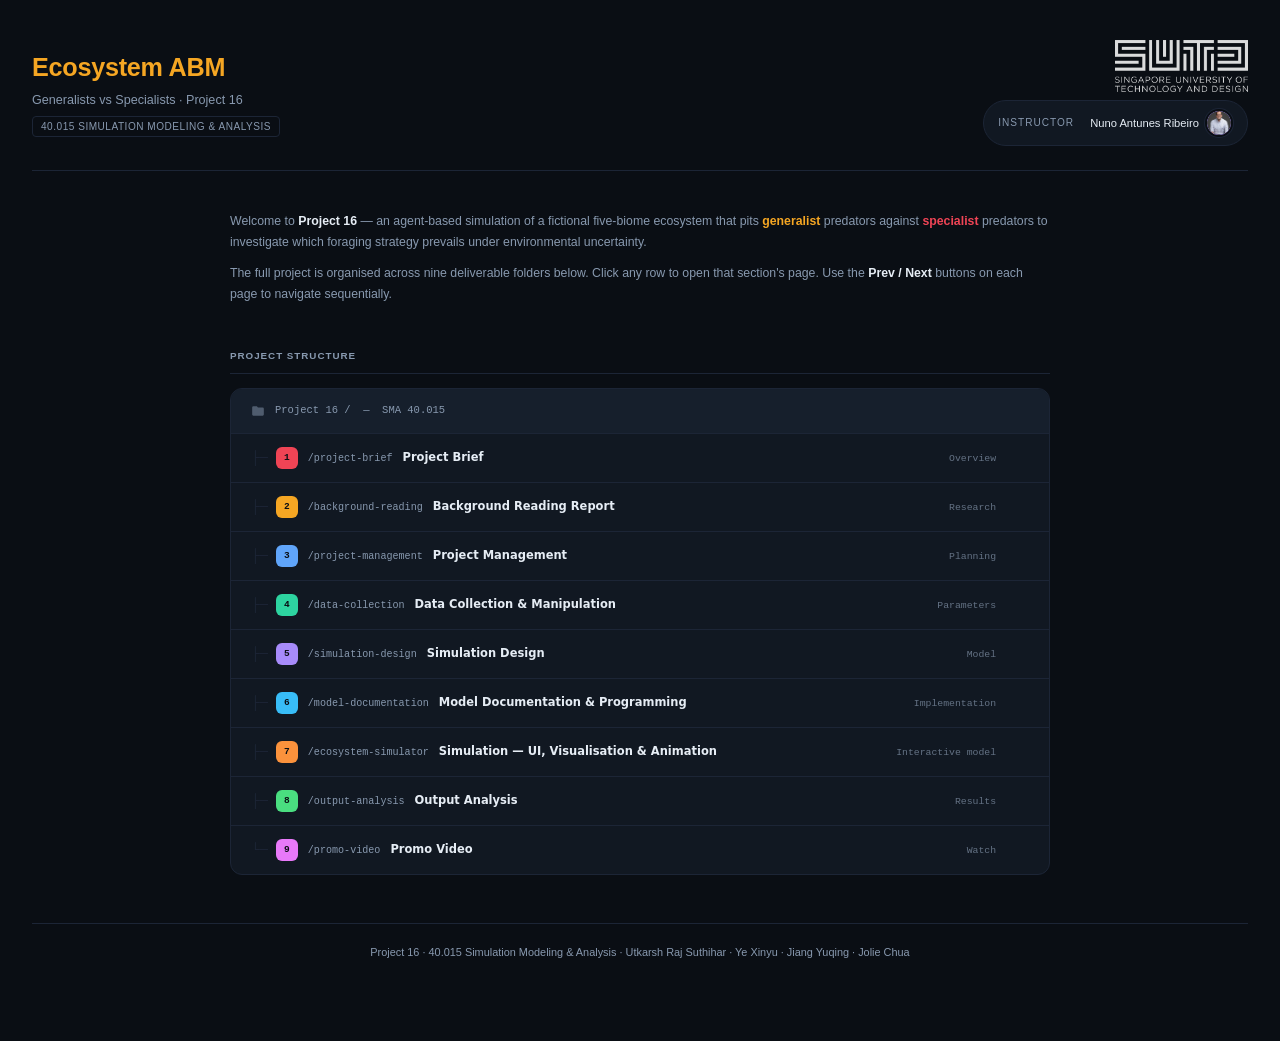
<file: index.html>
<!DOCTYPE html>
<html lang="en">
<head>
  <meta charset="UTF-8">
  <title>Project 16 — Ecosystem ABM (SMA 40.015)</title>
  <meta name="viewport" content="width=device-width, initial-scale=1">

  <link rel="stylesheet" href="3_Project Management/styles/pm.css">
  <link rel="stylesheet" href="assets/styles/mobile.css?v=mobile-header-7">

  <style>
    /* ── Welcome banner ─────────────────────────────────────── */
    .idx-welcome {
      max-width: 820px;
      margin: 0 auto 44px;
    }
    .idx-welcome p {
      color: var(--text-muted);
      font-size: 0.88rem;
      line-height: 1.7;
      margin: 0 0 10px;
    }
    .idx-welcome p:last-child { margin: 0; }

    /* ── Section label ──────────────────────────────────────── */
    .idx-label {
      max-width: 820px;
      margin: 0 auto 14px;
      font-size: 0.7rem;
      font-weight: 700;
      text-transform: uppercase;
      letter-spacing: 0.1em;
      color: var(--text-muted);
      padding-bottom: 10px;
      border-bottom: 1px solid var(--border);
    }

    /* ── File tree ──────────────────────────────────────────── */
    .idx-tree {
      max-width: 820px;
      margin: 0 auto 48px;
      background: var(--bg-card);
      border: 1px solid var(--border);
      border-radius: 12px;
      overflow: hidden;
      font-family: 'SF Mono', 'Fira Mono', monospace;
      font-size: 0.82rem;
    }

    /* root row */
    .idx-root {
      display: flex;
      align-items: center;
      gap: 10px;
      padding: 14px 20px;
      border-bottom: 1px solid var(--border);
      color: var(--text-muted);
      font-size: 0.75rem;
      background: var(--bg-card-2);
    }
    .idx-root svg { opacity: 0.5; flex-shrink: 0; }

    /* each folder row */
    .idx-row {
      display: flex;
      align-items: center;
      gap: 0;
      border-bottom: 1px solid var(--border);
      transition: background 0.12s;
      text-decoration: none;
      color: inherit;
    }
    .idx-row:last-child { border-bottom: none; }
    .idx-row:hover { background: rgba(255,255,255,0.03); }
    .idx-row:hover .idx-row-name { color: var(--accent-2); }
    .idx-row:hover .idx-row-arrow { opacity: 1; }

    /* tree gutter */
    .idx-gutter {
      display: flex;
      align-items: center;
      padding: 13px 0 13px 20px;
      gap: 8px;
      flex-shrink: 0;
    }
    .idx-branch {
      color: var(--border);
      font-size: 1rem;
      line-height: 1;
      user-select: none;
    }

    /* folder number badge */
    .idx-num {
      display: inline-flex;
      align-items: center;
      justify-content: center;
      width: 22px;
      height: 22px;
      border-radius: 6px;
      font-size: 0.68rem;
      font-weight: 800;
      color: #0a0e14;
      flex-shrink: 0;
      font-family: 'SF Mono', 'Fira Mono', monospace;
    }

    /* row body */
    .idx-row-body {
      flex: 1;
      display: flex;
      align-items: baseline;
      gap: 10px;
      padding: 13px 16px 13px 10px;
      min-width: 0;
    }
    .idx-row-folder {
      color: var(--text-muted);
      font-size: 0.72rem;
      white-space: nowrap;
      flex-shrink: 0;
    }
    .idx-row-name {
      color: var(--text);
      font-size: 0.82rem;
      font-weight: 600;
      font-family: system-ui, -apple-system, sans-serif;
      white-space: nowrap;
      overflow: hidden;
      text-overflow: ellipsis;
      transition: color 0.12s;
    }
    .idx-row-file {
      color: var(--text-muted);
      font-size: 0.7rem;
      margin-left: auto;
      white-space: nowrap;
      flex-shrink: 0;
      opacity: 0.7;
    }
    .idx-row-arrow {
      color: var(--accent-2);
      margin-left: 12px;
      opacity: 0;
      transition: opacity 0.12s;
      flex-shrink: 0;
      padding-right: 18px;
    }

    /* colour coding by section */
    .c1 { background: #ef4455; }
    .c2 { background: #f5a623; }
    .c3 { background: #60a5fa; }
    .c4 { background: #2dd4a0; }
    .c5 { background: #a78bfa; }
    .c6 { background: #38bdf8; }
    .c7 { background: #fb923c; }
    .c8 { background: #4ade80; }
    .c9 { background: #e879f9; }

    /* non-linked row (no HTML) */
    .idx-row-inactive {
      display: flex;
      align-items: center;
      border-bottom: 1px solid var(--border);
      opacity: 0.45;
      cursor: default;
    }
    .idx-row-inactive:last-child { border-bottom: none; }
  </style>
</head>
<body>

<div class="wrap">

  <!-- ═══════ HEADER ═══════ -->
  <header class="pm-header">
    <div class="pm-title">
      <h1>Ecosystem ABM</h1>
      <p class="subtitle">Generalists vs Specialists · Project 16</p>
      <span class="course">40.015 Simulation Modeling &amp; Analysis</span>
    </div>
    <div style="display:flex;flex-direction:column;align-items:flex-end;gap:0;margin-left:auto;">
      <img class="pm-sutd-logo" src="3_Project Management/images/SUTD.webp" alt="SUTD">
      <div class="pm-instructor pm-team" id="instructor-strip"></div>
    </div>
  </header>

  <!-- ═══════ WELCOME ═══════ -->
  <div class="idx-welcome">
    <p>
      Welcome to <strong style="color:var(--text)">Project 16</strong> — an agent-based simulation
      of a fictional five-biome ecosystem that pits <strong style="color:var(--accent)">generalist</strong>
      predators against <strong style="color:var(--danger)">specialist</strong> predators to investigate
      which foraging strategy prevails under environmental uncertainty.
    </p>
    <p>
      The full project is organised across nine deliverable folders below. Click any row to open that
      section's page. Use the <strong style="color:var(--text)">Prev / Next</strong> buttons on each
      page to navigate sequentially.
    </p>
  </div>

  <!-- ═══════ FILE TREE ═══════ -->
  <p class="idx-label">Project Structure</p>

  <div class="idx-tree">

    <!-- root -->
    <div class="idx-root">
      <svg width="14" height="14" viewBox="0 0 24 24" fill="currentColor"><path d="M10 4H4a2 2 0 0 0-2 2v12a2 2 0 0 0 2 2h16a2 2 0 0 0 2-2V8a2 2 0 0 0-2-2h-8l-2-2z"/></svg>
      Project 16 / &nbsp;—&nbsp; SMA 40.015
    </div>

    <!-- 1 -->
    <a class="idx-row" target="_blank" href="/project-brief">
      <div class="idx-gutter">
        <span class="idx-branch">├─</span>
        <span class="idx-num c1">1</span>
      </div>
      <div class="idx-row-body">
        <span class="idx-row-folder">/project-brief</span>
        <span class="idx-row-name">Project Brief</span>
        <span class="idx-row-file">Overview</span>
      </div>
      <span class="idx-row-arrow">→</span>
    </a>

    <!-- 2 -->
    <a class="idx-row" target="_blank" href="/background-reading">
      <div class="idx-gutter">
        <span class="idx-branch">├─</span>
        <span class="idx-num c2">2</span>
      </div>
      <div class="idx-row-body">
        <span class="idx-row-folder">/background-reading</span>
        <span class="idx-row-name">Background Reading Report</span>
        <span class="idx-row-file">Research</span>
      </div>
      <span class="idx-row-arrow">→</span>
    </a>

    <!-- 3 -->
    <a class="idx-row" target="_blank" href="/project-management">
      <div class="idx-gutter">
        <span class="idx-branch">├─</span>
        <span class="idx-num c3">3</span>
      </div>
      <div class="idx-row-body">
        <span class="idx-row-folder">/project-management</span>
        <span class="idx-row-name">Project Management</span>
        <span class="idx-row-file">Planning</span>
      </div>
      <span class="idx-row-arrow">→</span>
    </a>

    <!-- 4 -->
    <a class="idx-row" target="_blank" href="/data-collection">
      <div class="idx-gutter">
        <span class="idx-branch">├─</span>
        <span class="idx-num c4">4</span>
      </div>
      <div class="idx-row-body">
        <span class="idx-row-folder">/data-collection</span>
        <span class="idx-row-name">Data Collection &amp; Manipulation</span>
        <span class="idx-row-file">Parameters</span>
      </div>
      <span class="idx-row-arrow">→</span>
    </a>

    <!-- 5 -->
    <a class="idx-row" target="_blank" href="/simulation-design">
      <div class="idx-gutter">
        <span class="idx-branch">├─</span>
        <span class="idx-num c5">5</span>
      </div>
      <div class="idx-row-body">
        <span class="idx-row-folder">/simulation-design</span>
        <span class="idx-row-name">Simulation Design</span>
        <span class="idx-row-file">Model</span>
      </div>
      <span class="idx-row-arrow">→</span>
    </a>

    <!-- 6 -->
    <a class="idx-row" target="_blank" href="/model-documentation">
      <div class="idx-gutter">
        <span class="idx-branch">├─</span>
        <span class="idx-num c6">6</span>
      </div>
      <div class="idx-row-body">
        <span class="idx-row-folder">/model-documentation</span>
        <span class="idx-row-name">Model Documentation &amp; Programming</span>
        <span class="idx-row-file">Implementation</span>
      </div>
      <span class="idx-row-arrow">→</span>
    </a>

    <!-- 7 -->
    <a class="idx-row" target="_blank" href="/ecosystem-simulator">
      <div class="idx-gutter">
        <span class="idx-branch">├─</span>
        <span class="idx-num c7">7</span>
      </div>
      <div class="idx-row-body">
        <span class="idx-row-folder">/ecosystem-simulator</span>
        <span class="idx-row-name">Simulation — UI, Visualisation &amp; Animation</span>
        <span class="idx-row-file">Interactive model</span>
      </div>
      <span class="idx-row-arrow">→</span>
    </a>

    <!-- 8 -->
    <a class="idx-row" target="_blank" href="/output-analysis">
      <div class="idx-gutter">
        <span class="idx-branch">├─</span>
        <span class="idx-num c8">8</span>
      </div>
      <div class="idx-row-body">
        <span class="idx-row-folder">/output-analysis</span>
        <span class="idx-row-name">Output Analysis</span>
        <span class="idx-row-file">Results</span>
      </div>
      <span class="idx-row-arrow">→</span>
    </a>

    <!-- 9 -->
    <a class="idx-row" href="/promo-video">
      <div class="idx-gutter">
        <span class="idx-branch">└─</span>
        <span class="idx-num c9">9</span>
      </div>
      <div class="idx-row-body">
        <span class="idx-row-folder">/promo-video</span>
        <span class="idx-row-name">Promo Video</span>
        <span class="idx-row-file">Watch</span>
      </div>
      <span class="idx-row-arrow">→</span>
    </a>

  </div>

  <!-- ═══════ FOOTER ═══════ -->
  <div class="pm-footer">
    Project 16 · 40.015 Simulation Modeling &amp; Analysis ·
    Utkarsh Raj Suthihar · Ye Xinyu · Jiang Yuqing · Jolie Chua
  </div>

</div>

<div id="avatar-popover" class="avatar-popover"></div>

<script src="3_Project Management/lib/pm_data.js"></script>
<script>
  /* pm_data.js sets TEAM_IMG_PATH relative to its own folder;
     re-point it to the correct path from the root index */
  TEAM_IMG_PATH = '3_Project Management/images/team/';
</script>
<script src="3_Project Management/lib/pm_render.js"></script>
<script src="assets/scripts/video-preload.js?v=mobile-scroll-1"></script>

</body>
</html>
</file>
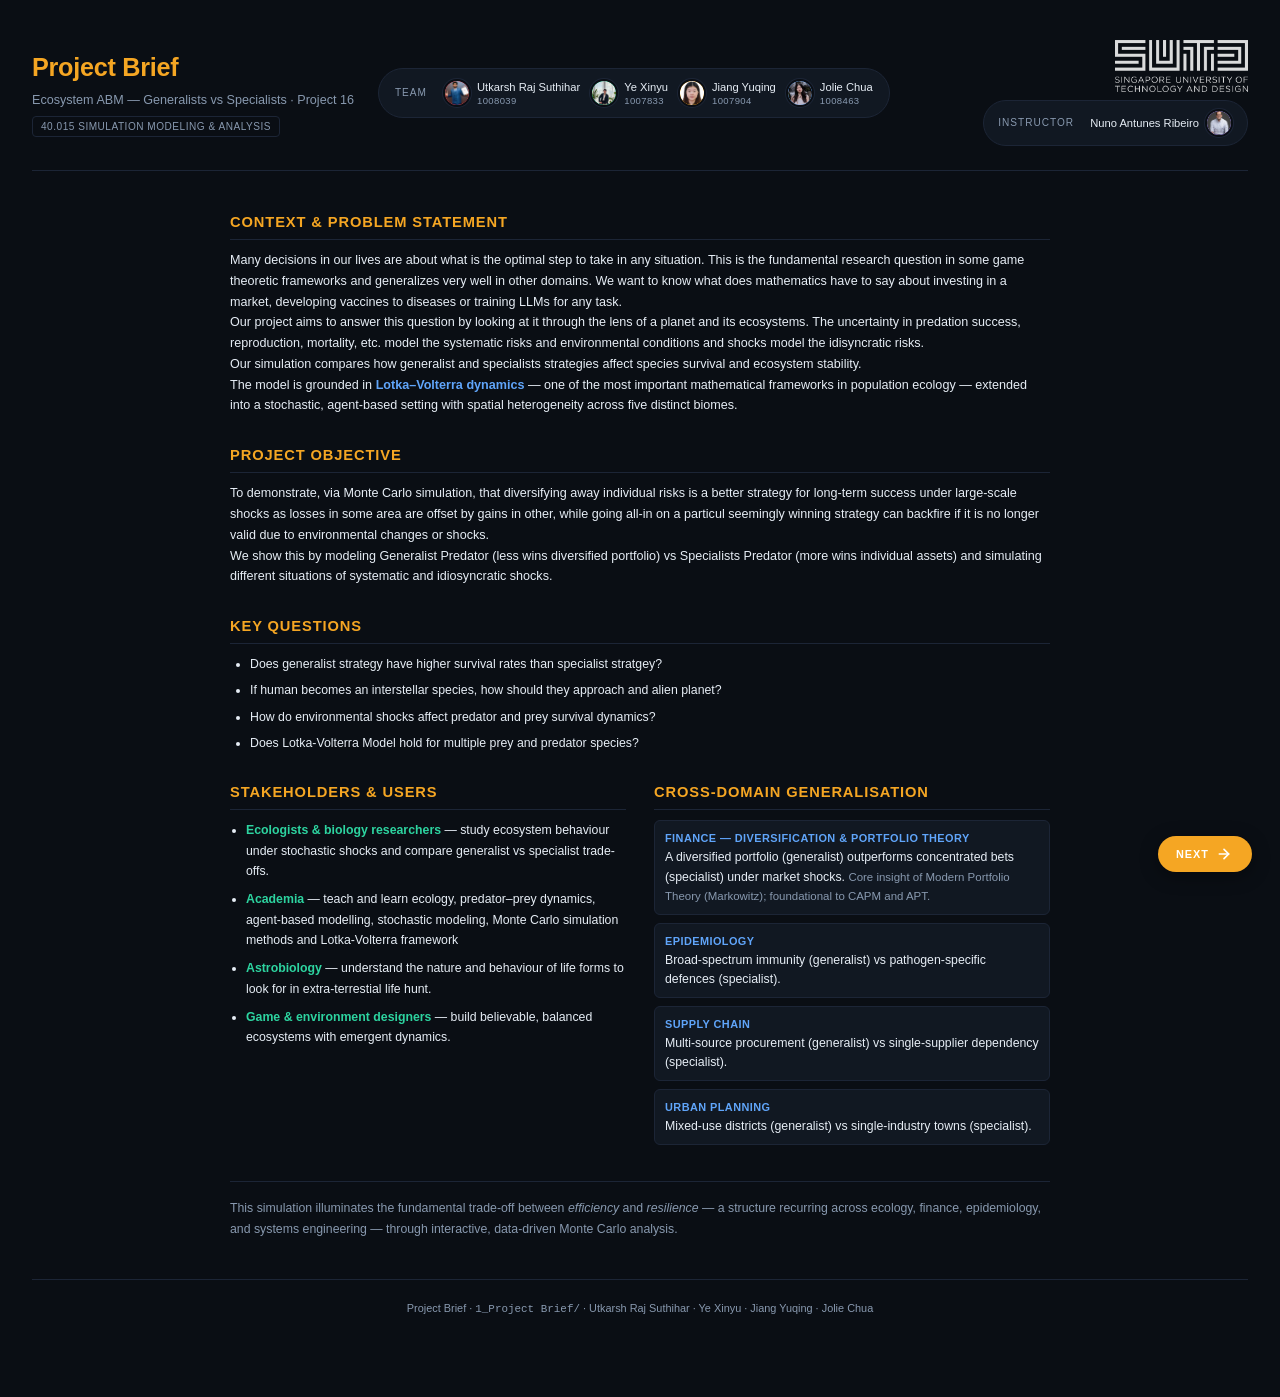
<file: 1_Project Brief/project_brief.html>
<!DOCTYPE html>
<html lang="en">
<head>
  <meta charset="UTF-8">
  <base href="/1_Project%20Brief/">
  <title>Project Brief — Ecosystem ABM (SMA 40.015)</title>
  <meta name="viewport" content="width=device-width, initial-scale=1">

  <link rel="stylesheet" href="../3_Project Management/styles/pm.css">
  <link rel="stylesheet" href="../assets/styles/mobile.css?v=mobile-header-7">

  <style>
    .brief-body {
      max-width: 820px;
      margin: 0 auto;
    }
    .brief-section {
      margin-bottom: 28px;
    }
    .brief-section h2 {
      font-size: 1.05rem;
      font-weight: 700;
      text-transform: uppercase;
      letter-spacing: 0.06em;
      color: var(--accent);
      margin: 0 0 10px;
      padding-bottom: 6px;
      border-bottom: 1px solid var(--border);
    }
    .brief-section p {
      margin: 0;
      font-size: 0.9rem;
      line-height: 1.65;
      color: var(--text);
    }
    .brief-section p strong {
      color: var(--accent-2);
    }

    .brief-questions {
      margin: 0;
      padding: 0 0 0 20px;
      list-style: disc;
    }
    .brief-questions li {
      font-size: 0.88rem;
      color: var(--text);
      line-height: 1.65;
      margin-bottom: 6px;
    }

    .brief-columns {
      display: flex;
      gap: 28px;
      margin-bottom: 28px;
    }
    .brief-col {
      flex: 1;
      min-width: 0;
    }
    .brief-col h2 {
      font-size: 1.05rem;
      font-weight: 700;
      text-transform: uppercase;
      letter-spacing: 0.06em;
      color: var(--accent);
      margin: 0 0 10px;
      padding-bottom: 6px;
      border-bottom: 1px solid var(--border);
    }
    .brief-col ul {
      margin: 0;
      padding: 0 0 0 16px;
      list-style: disc;
    }
    .brief-col li {
      font-size: 0.88rem;
      color: var(--text);
      line-height: 1.65;
      margin-bottom: 8px;
    }
    .brief-col li strong {
      color: var(--ok);
    }

    .cross-domain-item {
      background: var(--bg-card);
      border: 1px solid var(--border);
      border-radius: 6px;
      padding: 8px 10px;
      margin-bottom: 8px;
      font-size: 0.88rem;
      line-height: 1.55;
      color: var(--text);
    }
    .cross-domain-item .cd-label {
      font-weight: 700;
      color: var(--accent-2);
      font-size: 0.78rem;
      text-transform: uppercase;
      letter-spacing: 0.04em;
    }
    .cross-domain-item .cd-detail {
      color: var(--text-muted);
      font-size: 0.82rem;
    }

    .math-badge {
      display: inline-flex;
      align-items: center;
      gap: 5px;
      margin-top: 12px;
      padding: 4px 8px;
      background: rgba(96, 165, 250, 0.08);
      border: 1px solid rgba(96, 165, 250, 0.25);
      border-radius: 6px;
      font-size: 0.82rem;
      font-weight: 600;
      color: var(--accent-2);
      letter-spacing: 0.02em;
    }
    .math-badge svg {
      flex-shrink: 0;
    }

    .brief-closing {
      font-size: 0.88rem;
      color: var(--text-muted);
      line-height: 1.65;
      margin: 0 0 8px;
      padding-top: 16px;
      border-top: 1px solid var(--border);
    }

    @media (max-width: 720px) {
      .brief-columns {
        flex-direction: column;
      }
    }

    @media print {
      .brief-section p, .brief-questions li, .brief-col li, .cross-domain-item {
        color: #000 !important;
      }
      .brief-section h2, .brief-col h2 {
        color: #333 !important;
        border-color: #ccc !important;
      }
      .cross-domain-item {
        background: #f9f9f9 !important;
        border-color: #ddd !important;
      }
      .math-badge {
        background: #f0f4ff !important;
        border-color: #ccc !important;
        color: #333 !important;
      }
    }
  </style>
</head>
<body>

<div class="wrap">

  <header class="pm-header">
    <div class="pm-title">
      <h1>Project Brief</h1>
      <p class="subtitle">Ecosystem ABM — Generalists vs Specialists · Project 16</p>
      <span class="course">40.015 Simulation Modeling &amp; Analysis</span>
    </div>
    <div class="pm-team" id="team-strip"><!-- filled by pm_render.js --></div>
    <div style="display:flex;flex-direction:column;align-items:flex-end;gap:0;margin-left:auto;">
      <img class="pm-sutd-logo" src="../3_Project Management/images/SUTD.webp" alt="SUTD">
      <div class="pm-instructor pm-team" id="instructor-strip"><!-- filled by pm_render.js --></div>
    </div>
  </header>

  <div class="brief-body">

    <div class="brief-section">
      <h2>Context &amp; Problem Statement</h2>
      <p>
        Many decisions in our lives are about what is the optimal step to take in any situation.
        This is the fundamental research question in some game theoretic frameworks and generalizes very well in
        other domains. We want to know what does mathematics have to say about investing in a market, developing
        vaccines to diseases or training LLMs for any task.
        </br>
        Our project aims to answer this question by looking at it through the lens of a planet and its ecosystems.
        The uncertainty in predation success, reproduction, mortality, etc. model the systematic risks
        and environmental conditions and shocks model the idisyncratic risks.
        </br>
        Our simulation compares how generalist and specialists strategies affect species survival and ecosystem stability.
        </br>
        The model is grounded in <strong>Lotka–Volterra dynamics</strong> — one of the most important
        mathematical frameworks in population ecology — extended into a stochastic, agent-based setting
        with spatial heterogeneity across five distinct biomes.
      </p>
    </div>

    <div class="brief-section">
      <h2>Project Objective</h2>
      <p>
        To demonstrate, via Monte Carlo simulation, that diversifying away individual risks
        is a better strategy for long-term success under large-scale shocks as losses in some area
        are offset by gains in other, while going all-in on a particul seemingly winning strategy can backfire
        if it is no longer valid due to environmental changes or shocks.
        </br>
        We show this by modeling Generalist Predator (less wins diversified portfolio) vs Specialists Predator (more wins individual assets)
        and simulating different situations of systematic and idiosyncratic shocks.
      </p>
    </div>

    <div class="brief-section">
      <h2>Key Questions</h2>
      <ul class="brief-questions">
        <li>Does generalist strategy have higher survival rates than specialist stratgey?</li>
        <li>If human becomes an interstellar species, how should they approach and alien planet?</li>
        <li>How do environmental shocks affect predator and prey survival dynamics?</li>
        <li>Does Lotka-Volterra Model hold for multiple prey and predator species?</li>
      </ul>
    </div>

    <div class="brief-columns">
      <div class="brief-col">
        <h2>Stakeholders &amp; Users</h2>
        <ul>
          <li><strong>Ecologists &amp; biology researchers</strong> — study ecosystem behaviour under stochastic shocks and compare generalist vs specialist trade-offs.</li>
          <li><strong>Academia</strong> — teach and learn ecology, predator–prey dynamics, agent-based modelling, stochastic modeling, Monte Carlo simulation methods and Lotka-Volterra framework</li>
          <li><strong>Astrobiology</strong> — understand the nature and behaviour of life forms to look for in extra-terrestial life hunt.</li>
          <li><strong>Game &amp; environment designers</strong> — build believable, balanced ecosystems with emergent dynamics.</li>
        </ul>
      </div>
      <div class="brief-col">
        <h2>Cross-Domain Generalisation</h2>
        <div class="cross-domain-item">
          <span class="cd-label">Finance — Diversification &amp; Portfolio Theory</span><br>
          A diversified portfolio (generalist) outperforms concentrated bets (specialist) under market shocks.
          <span class="cd-detail">Core insight of Modern Portfolio Theory (Markowitz); foundational to CAPM and APT.</span>
        </div>
        <div class="cross-domain-item">
          <span class="cd-label">Epidemiology</span><br>
          Broad-spectrum immunity (generalist) vs pathogen-specific defences (specialist).
        </div>
        <div class="cross-domain-item">
          <span class="cd-label">Supply Chain</span><br>
          Multi-source procurement (generalist) vs single-supplier dependency (specialist).
        </div>
        <div class="cross-domain-item">
          <span class="cd-label">Urban Planning</span><br>
          Mixed-use districts (generalist) vs single-industry towns (specialist).
        </div>
      </div>
    </div>

    <p class="brief-closing">
      This simulation illuminates the fundamental trade-off between <em>efficiency</em> and
      <em>resilience</em> — a structure recurring across ecology, finance, epidemiology, and systems
      engineering — through interactive, data-driven Monte Carlo analysis.
    </p>

  </div>

  <div class="pm-footer">
    Project Brief · <code>1_Project Brief/</code> ·
    Utkarsh Raj Suthihar · Ye Xinyu · Jiang Yuqing · Jolie Chua
  </div>

</div>

<div id="avatar-popover" class="avatar-popover"></div>
<script src="../3_Project Management/lib/pm_data.js"></script>
<script>
  TEAM_IMG_PATH = '../3_Project Management/images/team/';
</script>
<script src="../3_Project Management/lib/pm_render.js"></script>
<script src="../assets/scripts/video-preload.js?v=mobile-scroll-1"></script>

<!-- ── Next-page nav ── -->
<a href="/background-reading" class="nav-next-btn" title="Background Reading Report">
  Next
  <svg width="16" height="16" viewBox="0 0 24 24" fill="none" stroke="currentColor" stroke-width="2.5" stroke-linecap="round" stroke-linejoin="round"><line x1="5" y1="12" x2="19" y2="12"/><polyline points="12 5 19 12 12 19"/></svg>
</a>
<style>
.nav-next-btn {
  position: fixed;
  bottom: 28px;
  right: 28px;
  display: flex;
  align-items: center;
  gap: 7px;
  background: var(--accent, #60a5fa);
  color: #fff;
  font-size: 0.78rem;
  font-weight: 700;
  letter-spacing: 0.09em;
  text-transform: uppercase;
  text-decoration: none;
  padding: 10px 20px 10px 18px;
  border-radius: 999px;
  box-shadow: 0 4px 18px rgba(0,0,0,0.38);
  transition: transform 0.15s ease, box-shadow 0.15s ease;
  z-index: 9999;
}
.nav-next-btn:hover { transform: translateY(-2px); box-shadow: 0 7px 24px rgba(0,0,0,0.48); text-decoration: none; }
</style>

</body>
</html>
</file>
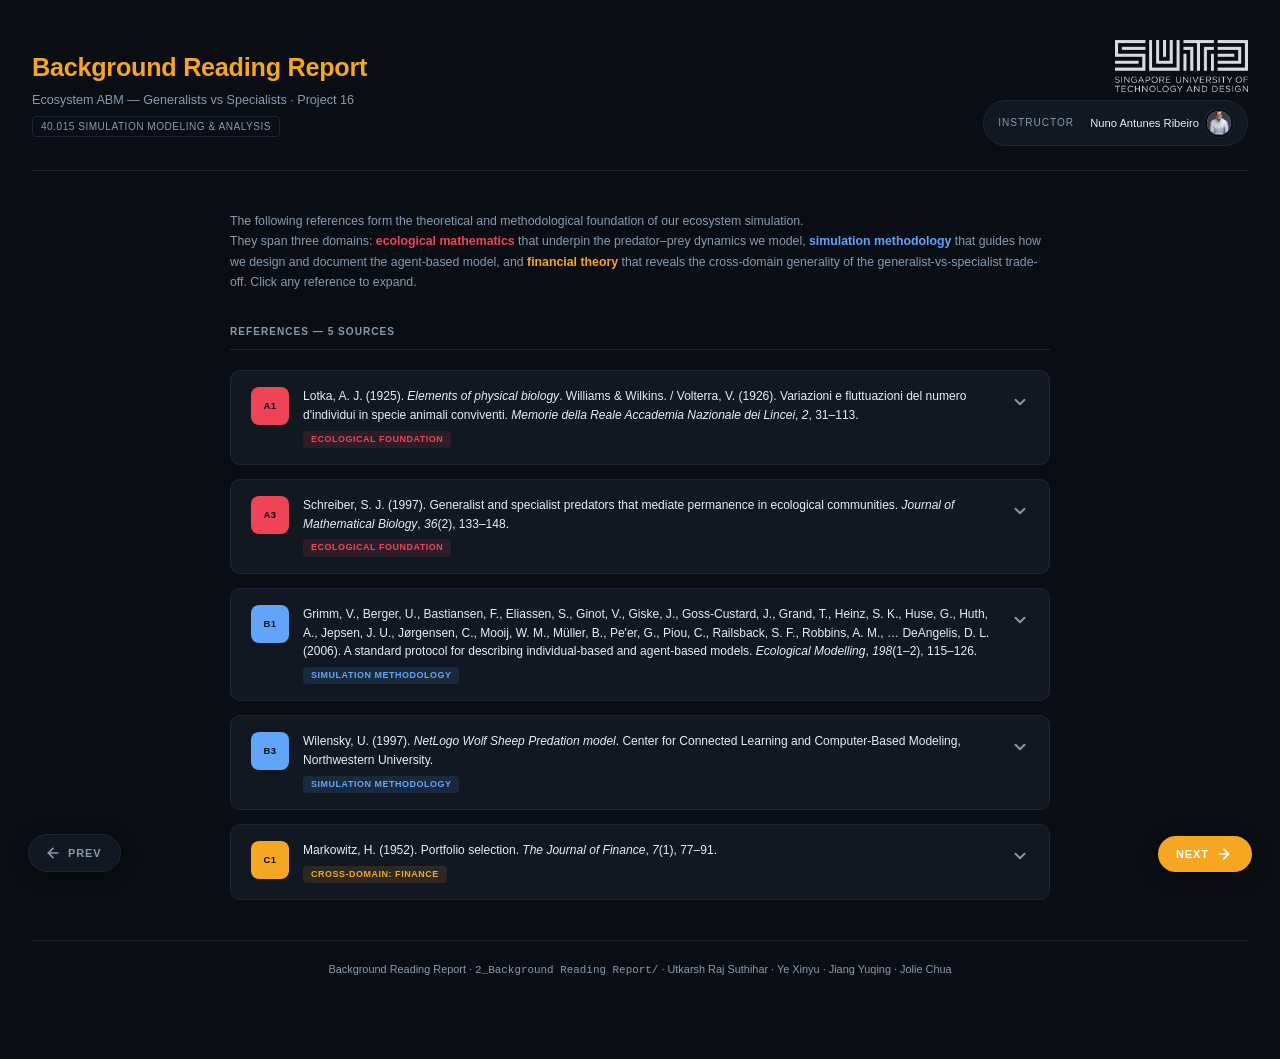
<file: 2_Background Reading Report/background_reading.html>
<!DOCTYPE html>
<html lang="en">
<head>
  <meta charset="UTF-8">
  <base href="/2_Background%20Reading%20Report/">
  <title>Background Reading Report — Ecosystem ABM (SMA 40.015)</title>
  <meta name="viewport" content="width=device-width, initial-scale=1">

  <!-- Reuse the Project Management dark theme -->
  <link rel="stylesheet" href="../3_Project Management/styles/pm.css">
  <link rel="stylesheet" href="../assets/styles/mobile.css?v=mobile-header-7">

  <style>
    /* ── References list ────────────────────────────────────── */
    .br-intro {
      max-width: 820px;
      margin: 0 auto 32px;
      color: var(--text-muted);
      font-size: 0.88rem;
      line-height: 1.65;
    }
    .br-count {
      max-width: 820px;
      margin: 0 auto 20px;
      font-size: 0.72rem;
      font-weight: 700;
      text-transform: uppercase;
      letter-spacing: 0.1em;
      color: var(--text-muted);
      padding-bottom: 10px;
      border-bottom: 1px solid var(--border);
    }

    /* ── Reference card ─────────────────────────────────────── */
    .ref-list {
      max-width: 820px;
      margin: 0 auto;
    }
    .ref-card {
      background: var(--bg-card);
      border: 1px solid var(--border);
      border-radius: 10px;
      margin-bottom: 14px;
      cursor: pointer;
      transition: border-color 0.2s ease, transform 0.2s ease;
      overflow: hidden;
    }
    .ref-card:hover {
      transform: translateY(-1px);
      border-color: rgba(245,166,35,0.3);
    }
    .ref-card.expanded {
      background: var(--bg-card-2);
      cursor: default;
      border-color: var(--accent);
    }
    .ref-card.expanded:hover { transform: none; }

    /* Banner (always visible) */
    .ref-banner {
      display: flex;
      align-items: flex-start;
      gap: 14px;
      padding: 16px 20px;
    }
    .ref-badge {
      flex-shrink: 0;
      display: inline-flex;
      align-items: center;
      justify-content: center;
      width: 38px;
      height: 38px;
      border-radius: 8px;
      font-size: 0.68rem;
      font-weight: 800;
      letter-spacing: 0.04em;
      color: #0a0e14;
    }
    .ref-banner-text {
      flex: 1;
      min-width: 0;
    }
    .ref-apa {
      margin: 0;
      font-size: 0.86rem;
      line-height: 1.55;
      color: var(--text);
    }
    .ref-apa em { font-style: italic; }
    .ref-tag {
      display: inline-block;
      margin-top: 6px;
      padding: 2px 8px;
      border-radius: 4px;
      font-size: 0.64rem;
      font-weight: 600;
      text-transform: uppercase;
      letter-spacing: 0.06em;
    }
    .ref-chevron {
      flex-shrink: 0;
      color: var(--text-muted);
      transition: transform 0.25s ease;
      margin-top: 6px;
    }
    .ref-card.expanded .ref-chevron { transform: rotate(180deg); }

    /* Expanded body */
    .ref-body {
      max-height: 0;
      overflow: hidden;
      transition: max-height 0.35s ease;
    }
    .ref-card.expanded .ref-body {
      max-height: 800px;
    }
    .ref-body-inner {
      padding: 0 20px 18px 72px;
      border-top: 1px solid var(--border);
      margin: 0 20px;
      padding-top: 14px;
    }
    .ref-section-label {
      font-size: 0.68rem;
      font-weight: 700;
      text-transform: uppercase;
      letter-spacing: 0.1em;
      color: var(--accent);
      margin: 0 0 6px;
    }
    .ref-detail {
      margin: 0 0 14px;
      font-size: 0.84rem;
      line-height: 1.6;
      color: var(--text);
    }
    .ref-detail strong { color: var(--accent-2); }
    .ref-link {
      display: inline-flex;
      align-items: center;
      gap: 6px;
      padding: 6px 14px;
      border-radius: 6px;
      font-size: 0.78rem;
      font-weight: 600;
      text-decoration: none;
      color: var(--accent);
      border: 1px solid rgba(245,166,35,0.3);
      background: rgba(245,166,35,0.06);
      transition: background 0.15s, border-color 0.15s;
    }
    .ref-link:hover {
      background: rgba(245,166,35,0.14);
      border-color: var(--accent);
    }
    .ref-link svg { flex-shrink: 0; }

    /* Key points list */
    .ref-points {
      margin: 0 0 14px;
      padding: 0 0 0 18px;
      list-style: disc;
    }
    .ref-points li {
      font-size: 0.82rem;
      color: var(--text);
      line-height: 1.55;
      margin-bottom: 4px;
    }
    .ref-points li strong { color: var(--ok); }

    /* Category colours */
    .cat-a { background: #ef4455; }
    .cat-b { background: #60a5fa; }
    .cat-c { background: #f5a623; }
    .tag-a { background: rgba(239,68,85,0.12); color: #ef4455; }
    .tag-b { background: rgba(96,165,250,0.12); color: #60a5fa; }
    .tag-c { background: rgba(245,166,35,0.12); color: #f5a623; }

    @media (max-width: 860px) {
      .ref-list, .br-intro, .br-count { padding-left: 0; padding-right: 0; }
      .ref-body-inner { padding-left: 20px; }
    }
    @media print {
      .ref-card { background: #fff !important; border-color: #ccc !important; }
      .ref-body { max-height: 9999px !important; }
      .ref-chevron { display: none; }
      .ref-apa, .ref-detail, .ref-points li { color: #000 !important; }
      .ref-section-label { color: #333 !important; }
    }
  </style>
</head>
<body>

<div class="wrap">

  <!-- ═══════ HEADER ═══════ -->
  <header class="pm-header">
    <div class="pm-title">
      <h1>Background Reading Report</h1>
      <p class="subtitle">Ecosystem ABM — Generalists vs Specialists · Project 16</p>
      <span class="course">40.015 Simulation Modeling &amp; Analysis</span>
    </div>
    <div style="display:flex;flex-direction:column;align-items:flex-end;gap:0;margin-left:auto;">
      <img class="pm-sutd-logo" src="../3_Project Management/images/SUTD.webp" alt="SUTD">
      <div class="pm-instructor pm-team" id="instructor-strip"><!-- filled by dc_render.js (see scripts below) --></div>
    </div>
  </header>

  <!-- ═══════ INTRO ═══════ -->
  <p class="br-intro">
    The following references form the theoretical and methodological foundation of our ecosystem
    simulation.
    </br>
    They span three domains: <strong style="color:var(--danger)">ecological mathematics</strong>
    that underpin the predator–prey dynamics we model,
    <strong style="color:var(--accent-2)">simulation methodology</strong> that guides how we design
    and document the agent-based model, and <strong style="color:var(--accent)">financial theory</strong>
    that reveals the cross-domain generality of the generalist-vs-specialist trade-off. Click any reference
    to expand.
  </p>

  <!-- ═══════ REFERENCES ═══════ -->
  <p class="br-count">References — 5 sources</p>

  <div class="ref-list" id="ref-list">
    <!-- rendered by JS below -->
  </div>

  <!-- ═══════ FOOTER ═══════ -->
  <div class="pm-footer">
    Background Reading Report · <code>2_Background Reading Report/</code> ·
    Utkarsh Raj Suthihar · Ye Xinyu · Jiang Yuqing · Jolie Chua
  </div>

</div>

<div id="avatar-popover" class="avatar-popover"></div>
<script src="../4_Data Collection and Manipulation/lib/dc_data.js"></script>
<script src="../4_Data Collection and Manipulation/lib/dc_render.js"></script>

<!-- ═══════ REFERENCES DATA + RENDER ═══════ -->
<script>
var REFS = [
  {
    id: 'A1',
    category: 'a',
    categoryLabel: 'Ecological Foundation',
    apa: 'Lotka, A. J. (1925). <em>Elements of physical biology</em>. Williams & Wilkins. / Volterra, V. (1926). Variazioni e fluttuazioni del numero d\'individui in specie animali conviventi. <em>Memorie della Reale Accademia Nazionale dei Lincei</em>, <em>2</em>, 31–113.',
    relevance: 'Our simulation is a stochastic, agent-based extension of the <strong>Lotka–Volterra predator–prey equations</strong> — the foundational mathematical framework in population ecology. The classic coupled ODEs (<em>dx/dt = αx − βxy</em>;  <em>dy/dt = δxy − γy</em>) produce the oscillatory population dynamics our ABM reproduces in discrete, spatial form across five biomes.',
    points: [
      'Independently derived by <strong>Lotka (1925)</strong> from chemical kinetics and <strong>Volterra (1926)</strong> from Adriatic fishery data during WWI',
      'Predicts indefinite oscillatory cycles between predator and prey populations — the baseline behaviour our simulation extends',
      'Led to key extensions: Rosenzweig–MacArthur (functional response), May (chaos in ecology), and our own spatial ABM with environmental shocks'
    ],
    url: 'https://en.wikipedia.org/wiki/Lotka%E2%80%93Volterra_equations',
    urlLabel: 'Wikipedia — Lotka–Volterra equations'
  },
  {
    id: 'A3',
    category: 'a',
    categoryLabel: 'Ecological Foundation',
    apa: 'Schreiber, S. J. (1997). Generalist and specialist predators that mediate permanence in ecological communities. <em>Journal of Mathematical Biology</em>, <em>36</em>(2), 133–148.',
    relevance: 'This paper is <strong>directly on our thesis</strong>. Schreiber mathematically proves the conditions under which generalist versus specialist predators enable or prevent community permanence (long-term coexistence). Our Monte Carlo results — generalists surviving at 96% versus specialists at 24% — empirically confirm the theoretical predictions made in this paper.',
    points: [
      '<strong>Directly proves</strong> that generalist predators can mediate permanence where specialists cannot',
      'Uses differential-equation models to analyse coexistence conditions — the continuous-math analogue of our discrete ABM',
      'Our simulation extends Schreiber\'s result into a stochastic, spatial, multi-biome setting with environmental shocks'
    ],
  },
  {
    id: 'B1',
    category: 'b',
    categoryLabel: 'Simulation Methodology',
    apa: 'Grimm, V., Berger, U., Bastiansen, F., Eliassen, S., Ginot, V., Giske, J., Goss-Custard, J., Grand, T., Heinz, S. K., Huse, G., Huth, A., Jepsen, J. U., Jørgensen, C., Mooij, W. M., Müller, B., Pe\'er, G., Piou, C., Railsback, S. F., Robbins, A. M., … DeAngelis, D. L. (2006). A standard protocol for describing individual-based and agent-based models. <em>Ecological Modelling</em>, <em>198</em>(1–2), 115–126.',
    relevance: 'The <strong>ODD protocol</strong> (Overview, Design concepts, Details) is the accepted academic standard for documenting agent-based models. It provides the structured framework we follow to ensure our model is transparent, reproducible, and comparable to other ABMs in the ecological literature.',
    points: [
      'Developed by <strong>28 co-authors</strong> across the ABM research community to standardise model documentation',
      'Three-block structure: <strong>Overview</strong> (purpose, state variables, scales), <strong>Design concepts</strong> (emergence, adaptation, sensing), <strong>Details</strong> (initialisation, submodels)',
      'Our simulation documents its eight-event tick loop, biome architecture, and Monte Carlo methodology using ODD-inspired structure'
    ],
    url: 'https://doi.org/10.1016/j.ecolmodel.2006.04.023',
    urlLabel: 'DOI — Grimm et al. (2006)'
  },
  {
    id: 'B3',
    category: 'b',
    categoryLabel: 'Simulation Methodology',
    apa: 'Wilensky, U. (1997). <em>NetLogo Wolf Sheep Predation model</em>. Center for Connected Learning and Computer-Based Modeling, Northwestern University.',
    relevance: 'The <strong>most widely used predator–prey ABM</strong> in existence. The Wolf Sheep Predation model demonstrates how simple agent rules (move, eat, reproduce, die) produce emergent population dynamics. Our simulation extends this concept significantly by introducing multiple biomes, diet specialisation (generalist vs specialist), environmental shocks, and Monte Carlo analysis.',
    points: [
      'Two variants: <strong>wolves-sheep only</strong> (unstable, extinction-prone) and <strong>wolves-sheep-grass</strong> (stable, oscillatory) — mirrors our finding that additional complexity stabilises dynamics',
      'Built in <strong>NetLogo</strong> — the standard platform for educational ABMs; our project uses vanilla JavaScript/HTML for portability',
      'Serves as the "baseline ABM" our model extends: same core loop (move → eat → reproduce → die), but with five biomes, 20 prey species, 6 predator types, and shocks'
    ],
    url: 'https://www.netlogoweb.org/launch#https://www.netlogoweb.org/assets/modelslib/Sample%20Models/Biology/Wolf%20Sheep%20Predation.nlogox',
    urlLabel: 'NetLogo Models Library'
  },
  {
    id: 'C1',
    category: 'c',
    categoryLabel: 'Cross-Domain: Finance',
    apa: 'Markowitz, H. (1952). Portfolio selection. <em>The Journal of Finance</em>, <em>7</em>(1), 77–91.',
    relevance: 'The foundational paper proving that <strong>diversification reduces risk</strong>. A diversified portfolio (generalist) with uncorrelated assets produces more stable returns than concentrated holdings (specialist). Our ecosystem model is a <strong>biological analogue of Modern Portfolio Theory</strong>: generalist predators "diversify" across prey species and biomes, reducing extinction risk — exactly as MPT predicts for financial assets.',
    points: [
      '<strong>Species = assets</strong>, ecosystem = portfolio, environmental shocks = market volatility, survival rate = risk-adjusted return',
      'Markowitz proved that variance of a portfolio depends on <strong>covariance between assets</strong>, not individual volatility — parallel to how generalists survive because biome shocks are uncorrelated',
      'Won the <strong>Nobel Prize in Economics (1990)</strong>; the same framework underpins CAPM (Sharpe, 1964) and APT (Ross, 1976)',
      'Our Monte Carlo results are effectively a <strong>biological proof of Markowitz\'s core insight</strong>: diversification is the only free lunch'
    ],
    url: 'https://www.jstor.org/stable/2975974',
    urlLabel: 'JSTOR — Markowitz (1952)'
  }
];

// ── Render ───────────────────────────────────────────────
var CHEVRON =
  '<svg class="ref-chevron" viewBox="0 0 24 24" width="18" height="18" ' +
      'fill="none" stroke="currentColor" stroke-width="2.5" stroke-linecap="round" stroke-linejoin="round">' +
    '<polyline points="6 9 12 15 18 9"/>' +
  '</svg>';

var LINK_ICON =
  '<svg width="14" height="14" viewBox="0 0 24 24" fill="none" stroke="currentColor" ' +
      'stroke-width="2.5" stroke-linecap="round" stroke-linejoin="round">' +
    '<path d="M18 13v6a2 2 0 0 1-2 2H5a2 2 0 0 1-2-2V8a2 2 0 0 1 2-2h6"/>' +
    '<polyline points="15 3 21 3 21 9"/>' +
    '<line x1="10" y1="14" x2="21" y2="3"/>' +
  '</svg>';

function renderRefs() {
  var host = document.getElementById('ref-list');
  if (!host) return;
  var html = '';
  for (var i = 0; i < REFS.length; i++) {
    var r = REFS[i];
    html +=
      '<div class="ref-card" id="ref-' + i + '" onclick="toggleRef(' + i + ')">' +
        '<div class="ref-banner">' +
          '<div class="ref-badge cat-' + r.category + '">' + r.id + '</div>' +
          '<div class="ref-banner-text">' +
            '<p class="ref-apa">' + r.apa + '</p>' +
            '<span class="ref-tag tag-' + r.category + '">' + r.categoryLabel + '</span>' +
          '</div>' +
          CHEVRON +
        '</div>' +
        '<div class="ref-body"><div class="ref-body-inner">' +
          '<div class="ref-section-label">Why this is relevant</div>' +
          '<p class="ref-detail">' + r.relevance + '</p>' +
          '<div class="ref-section-label">Key points</div>' +
          '<ul class="ref-points">' +
          r.points.map(function(p) { return '<li>' + p + '</li>'; }).join('') +
          '</ul>' +
          '<a class="ref-link" href="' + r.url + '" target="_blank" rel="noopener" onclick="event.stopPropagation()">' +
            LINK_ICON + ' ' + r.urlLabel +
          '</a>' +
        '</div></div>' +
      '</div>';
  }
  host.innerHTML = html;
}

function toggleRef(idx) {
  var card = document.getElementById('ref-' + idx);
  if (!card) return;
  var expanding = !card.classList.contains('expanded');
  card.classList.toggle('expanded');
  if (expanding) {
    setTimeout(function() {
      card.scrollIntoView({ behavior: 'smooth', block: 'start' });
    }, 60);
  }
}

// Keyboard: Esc collapses all
document.addEventListener('keydown', function(e) {
  if (e.key === 'Escape') {
    var cards = document.querySelectorAll('.ref-card.expanded');
    cards.forEach(function(c) { c.classList.remove('expanded'); });
  }
});

window.addEventListener('load', renderRefs);
</script>

<script src="../assets/scripts/video-preload.js?v=mobile-scroll-1"></script>

<!-- ── Page nav ── -->
<a href="/project-brief" class="nav-prev-btn" title="Project Brief">
  <svg width="16" height="16" viewBox="0 0 24 24" fill="none" stroke="currentColor" stroke-width="2.5" stroke-linecap="round" stroke-linejoin="round"><line x1="19" y1="12" x2="5" y2="12"/><polyline points="12 19 5 12 12 5"/></svg>
  Prev
</a>
<a href="/project-management" class="nav-next-btn" title="Project Management">
  Next
  <svg width="16" height="16" viewBox="0 0 24 24" fill="none" stroke="currentColor" stroke-width="2.5" stroke-linecap="round" stroke-linejoin="round"><line x1="5" y1="12" x2="19" y2="12"/><polyline points="12 5 19 12 12 19"/></svg>
</a>
<style>
.nav-next-btn, .nav-prev-btn {
  position: fixed;
  bottom: 28px;
  display: flex;
  align-items: center;
  gap: 7px;
  font-size: 0.78rem;
  font-weight: 700;
  letter-spacing: 0.09em;
  text-transform: uppercase;
  text-decoration: none;
  border-radius: 999px;
  box-shadow: 0 4px 18px rgba(0,0,0,0.38);
  transition: transform 0.15s ease, box-shadow 0.15s ease;
  z-index: 9999;
}
.nav-next-btn { right: 28px; background: var(--accent, #60a5fa); color: #fff; padding: 10px 20px 10px 18px; }
.nav-prev-btn { left: 28px; background: var(--bg-card, #1e2432); color: var(--text-muted, #8899af); border: 1px solid var(--border, #2a3244); padding: 10px 18px 10px 16px; }
.nav-next-btn:hover { transform: translateY(-2px); box-shadow: 0 7px 24px rgba(0,0,0,0.48); text-decoration: none; }
.nav-prev-btn:hover { transform: translateY(-2px); box-shadow: 0 7px 24px rgba(0,0,0,0.38); text-decoration: none; color: var(--text, #e2e8f0); }
</style>

</body>
</html>
</file>
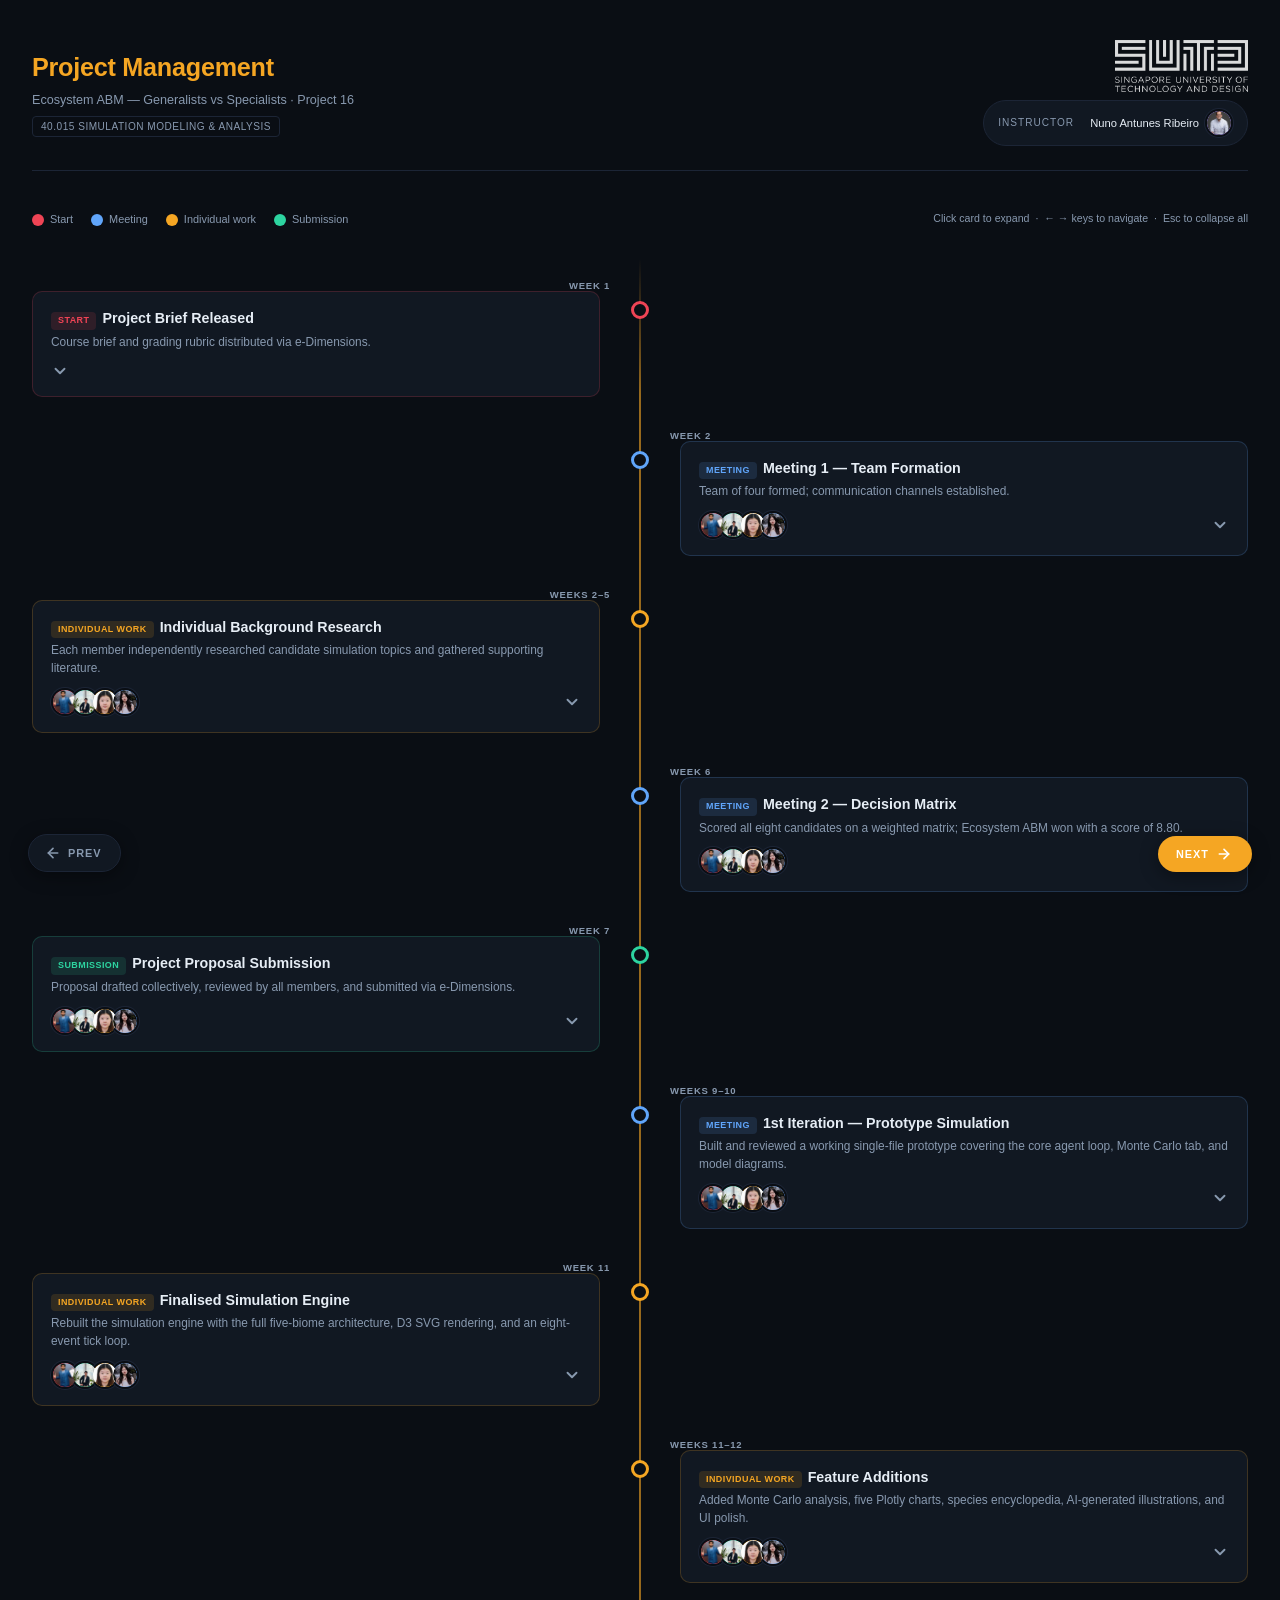
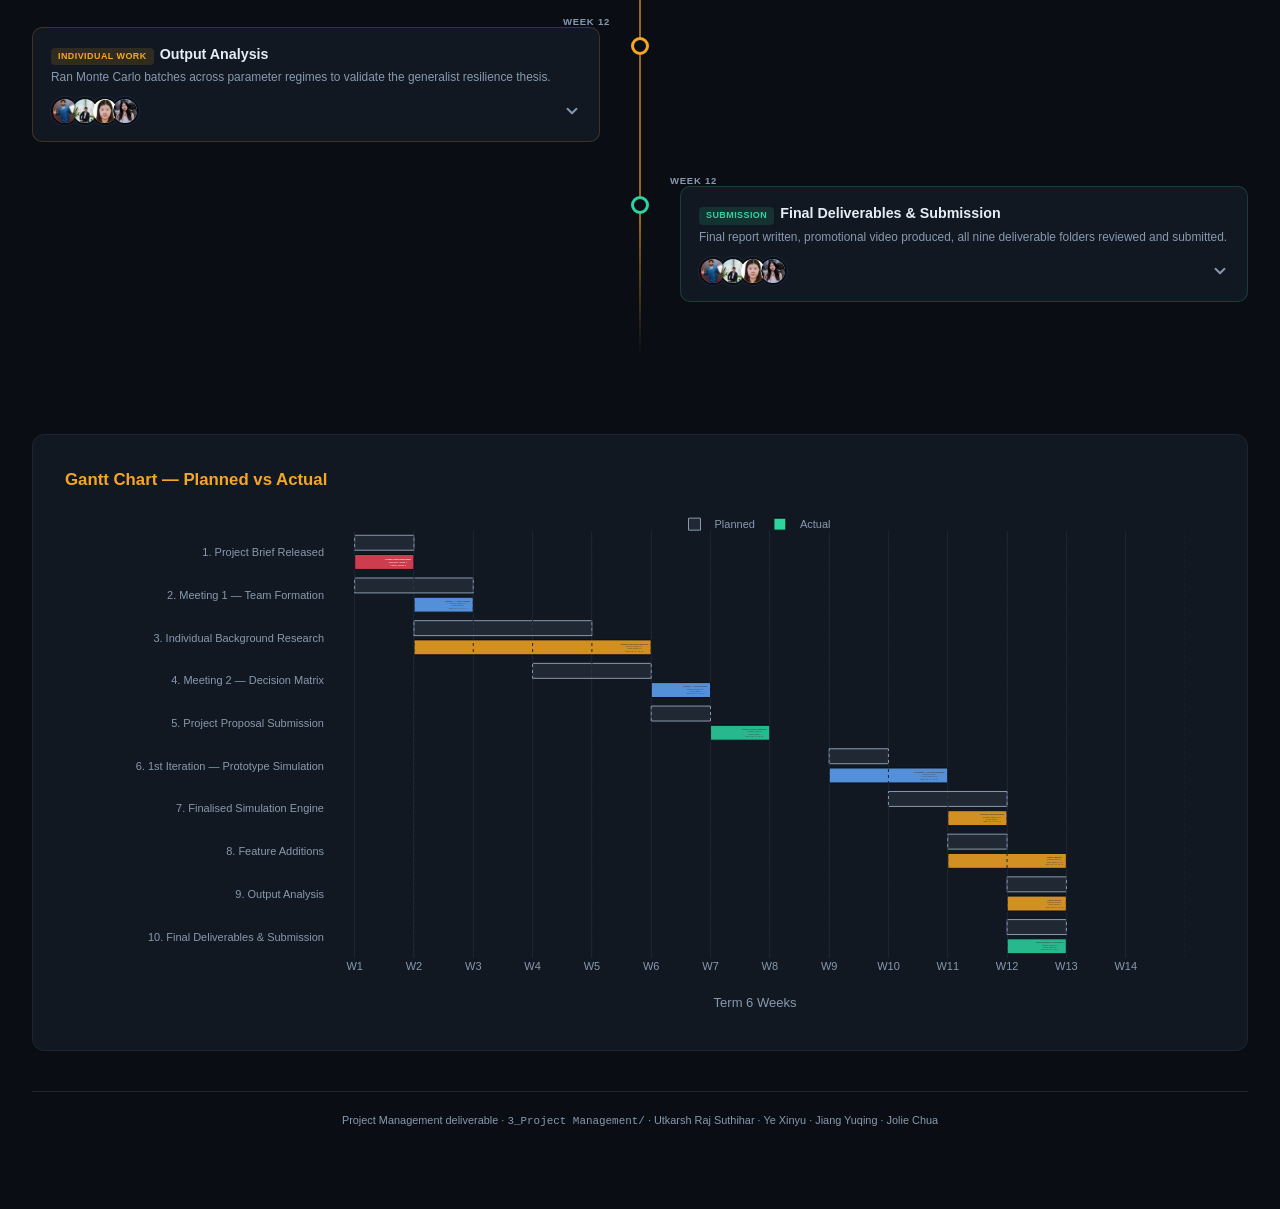
<file: 3_Project Management/project_management.html>
<!DOCTYPE html>
<html lang="en">
<head>
  <meta charset="UTF-8">
  <base href="/3_Project%20Management/">
  <title>Project Management — Ecosystem ABM (SMA 40.015)</title>
  <meta name="viewport" content="width=device-width, initial-scale=1">

  <link rel="stylesheet" href="styles/pm.css?v=mobile-gantt-1">
  <link rel="stylesheet" href="../assets/styles/mobile.css?v=mobile-header-7">

  <!-- Plotly (used for the Gantt chart at the bottom) -->
  <script src="https://cdn.plot.ly/plotly-2.27.0.min.js"></script>
</head>
<body>

<div class="wrap">

  <!-- ═══════ HEADER ═══════ -->
  <header class="pm-header">
    <div class="pm-title">
      <h1>Project Management</h1>
      <p class="subtitle">Ecosystem ABM — Generalists vs Specialists · Project 16</p>
      <span class="course">40.015 Simulation Modeling & Analysis</span>
    </div>
    <div style="display:flex;flex-direction:column;align-items:flex-end;gap:0;margin-left:auto;">
      <img class="pm-sutd-logo" src="images/SUTD.webp" alt="SUTD">
      <div class="pm-instructor pm-team" id="instructor-strip"><!-- filled by pm_render.js --></div>
    </div>
  </header>

  <!-- ═══════ LEGEND ═══════ -->
  <div class="pm-legend" id="legend"><!-- filled by pm_render.js --></div>

  <!-- ═══════ INTERACTIVE TIMELINE ═══════ -->
  <div class="timeline" id="timeline"><!-- filled by pm_render.js --></div>

  <!-- ═══════ GANTT ═══════ -->
  <section class="gantt-section">
    <h2>Gantt Chart — Planned vs Actual</h2>
    <div id="gantt-chart"></div>
  </section>

  <!-- ═══════ FOOTER ═══════ -->
  <div class="pm-footer">
    Project Management deliverable · <code>3_Project Management/</code> ·
    Utkarsh Raj Suthihar · Ye Xinyu · Jiang Yuqing · Jolie Chua
  </div>

</div>

<!-- Avatar popover (positioned via JS, hidden by default) -->
<div id="avatar-popover" class="avatar-popover"></div>

<!-- ═══════ SCRIPTS ═══════ -->
<script src="lib/pm_data.js"></script>
<script src="lib/pm_render.js?v=mobile-gantt-1"></script>
<script src="../assets/scripts/video-preload.js?v=mobile-scroll-1"></script>

<!-- ── Page nav ── -->
<a href="/background-reading" class="nav-prev-btn" title="Background Reading Report">
  <svg width="16" height="16" viewBox="0 0 24 24" fill="none" stroke="currentColor" stroke-width="2.5" stroke-linecap="round" stroke-linejoin="round"><line x1="19" y1="12" x2="5" y2="12"/><polyline points="12 19 5 12 12 5"/></svg>
  Prev
</a>
<a href="/data-collection" class="nav-next-btn" title="Data Collection & Manipulation">
  Next
  <svg width="16" height="16" viewBox="0 0 24 24" fill="none" stroke="currentColor" stroke-width="2.5" stroke-linecap="round" stroke-linejoin="round"><line x1="5" y1="12" x2="19" y2="12"/><polyline points="12 5 19 12 12 19"/></svg>
</a>
<style>
.nav-next-btn, .nav-prev-btn {
  position: fixed;
  bottom: 28px;
  display: flex;
  align-items: center;
  gap: 7px;
  font-size: 0.78rem;
  font-weight: 700;
  letter-spacing: 0.09em;
  text-transform: uppercase;
  text-decoration: none;
  border-radius: 999px;
  box-shadow: 0 4px 18px rgba(0,0,0,0.38);
  transition: transform 0.15s ease, box-shadow 0.15s ease;
  z-index: 9999;
}
.nav-next-btn { right: 28px; background: var(--accent, #60a5fa); color: #fff; padding: 10px 20px 10px 18px; }
.nav-prev-btn { left: 28px; background: var(--bg-card, #1e2432); color: var(--text-muted, #8899af); border: 1px solid var(--border, #2a3244); padding: 10px 18px 10px 16px; }
.nav-next-btn:hover { transform: translateY(-2px); box-shadow: 0 7px 24px rgba(0,0,0,0.48); text-decoration: none; }
.nav-prev-btn:hover { transform: translateY(-2px); box-shadow: 0 7px 24px rgba(0,0,0,0.38); text-decoration: none; color: var(--text, #e2e8f0); }
</style>

</body>
</html>
</file>
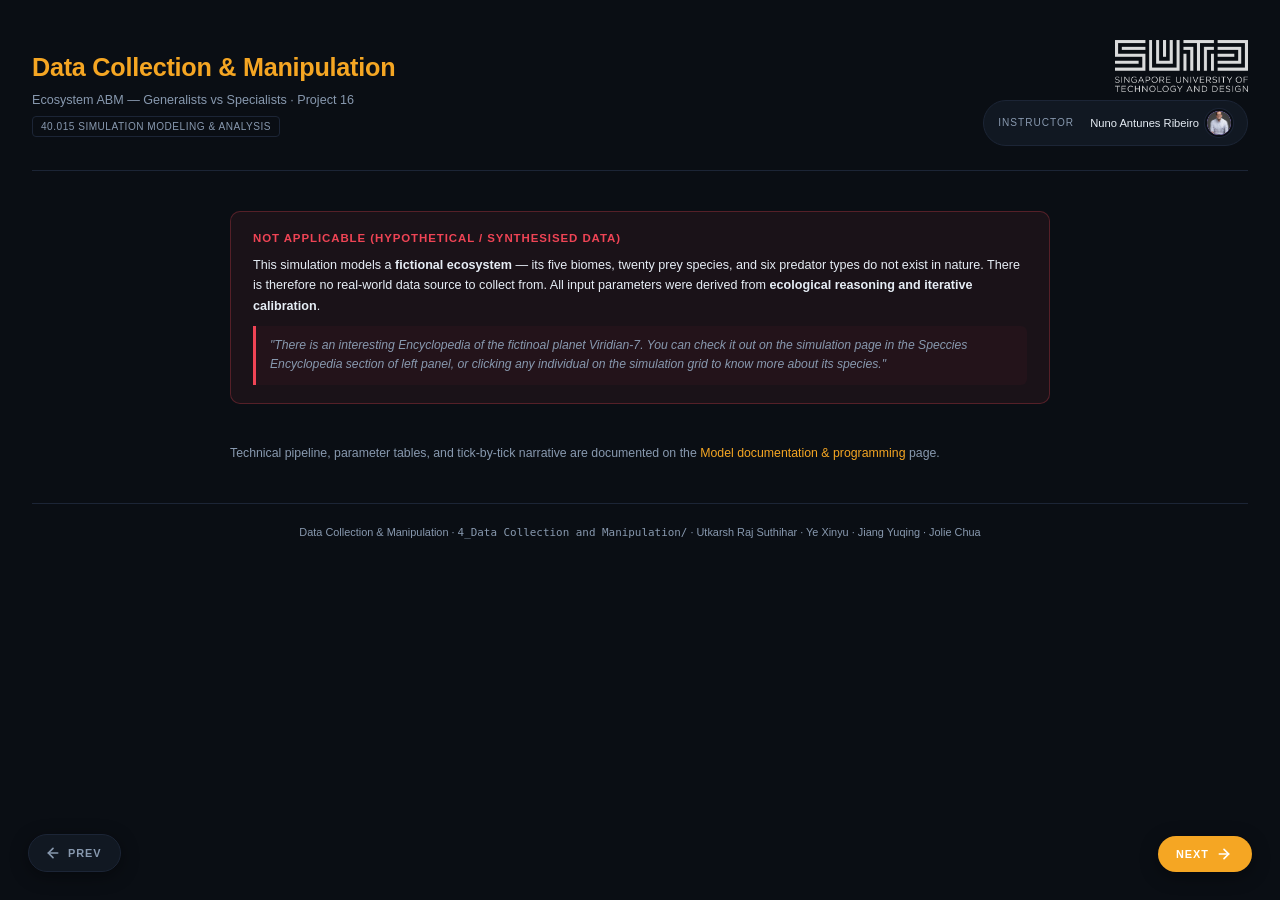
<file: 4_Data Collection and Manipulation/data_collection.html>
<!DOCTYPE html>
<html lang="en">
<head>
  <meta charset="UTF-8">
  <base href="/4_Data%20Collection%20and%20Manipulation/">
  <title>Data Collection & Manipulation — Ecosystem ABM (SMA 40.015)</title>
  <meta name="viewport" content="width=device-width, initial-scale=1">

  <link rel="stylesheet" href="../3_Project Management/styles/pm.css">
  <link rel="stylesheet" href="../assets/styles/mobile.css?v=mobile-header-7">

  <style>
    .dc-disclaimer {
      max-width: 820px;
      margin: 0 auto 40px;
      background: rgba(239,68,85,0.07);
      border: 1px solid rgba(239,68,85,0.28);
      border-radius: 10px;
      padding: 18px 22px;
    }
    .dc-disclaimer h3 {
      margin: 0 0 8px;
      font-size: 0.82rem;
      text-transform: uppercase;
      letter-spacing: 0.08em;
      color: #ef4455;
    }
    .dc-disclaimer p {
      margin: 0 0 10px;
      color: var(--text);
      font-size: 0.9rem;
      line-height: 1.6;
    }
    .dc-disclaimer blockquote {
      margin: 0;
      padding: 10px 14px;
      border-left: 3px solid #ef4455;
      color: var(--text-muted);
      font-style: italic;
      font-size: 0.87rem;
      line-height: 1.6;
      background: rgba(239,68,85,0.04);
      border-radius: 0 6px 6px 0;
    }
    .dc-doc-link {
      max-width: 820px;
      margin: 0 auto 36px;
      font-size: 0.88rem;
      line-height: 1.6;
      color: var(--text-muted);
    }
    .dc-doc-link a {
      color: var(--accent);
      text-decoration: none;
    }
    .dc-doc-link a:hover {
      text-decoration: underline;
    }
    @media print {
      .dc-disclaimer { background: #fff8f8; border-color: #f88; }
    }
  </style>
</head>
<body>

<div class="wrap">

  <header class="pm-header">
    <div class="pm-title">
      <h1>Data Collection &amp; Manipulation</h1>
      <p class="subtitle">Ecosystem ABM — Generalists vs Specialists · Project 16</p>
      <span class="course">40.015 Simulation Modeling &amp; Analysis</span>
    </div>
    <div style="display:flex;flex-direction:column;align-items:flex-end;gap:0;margin-left:auto;">
      <img class="pm-sutd-logo" src="../3_Project Management/images/SUTD.webp" alt="SUTD">
      <div class="pm-instructor pm-team" id="instructor-strip"><!-- filled by dc_render.js --></div>
    </div>
  </header>

  <div class="dc-disclaimer">
    <h3>NOT APPLICABLE (Hypothetical / Synthesised Data)</h3>
    <p>
      This simulation models a <strong>fictional ecosystem</strong> — its five biomes, twenty prey species, and six predator
      types do not exist in nature. There is therefore no real-world data source to collect from.
      All input parameters were derived from <strong>ecological reasoning and iterative calibration</strong>.
    </p>
    <blockquote>
      "There is an interesting Encyclopedia of the fictinoal planet Viridian-7. You can check it out on the simulation page in the Speccies Encyclopedia section of left panel, or clicking any individual on the simulation grid to know more about its species."
    </blockquote>
  </div>

  <p class="dc-doc-link">
    Technical pipeline, parameter tables, and tick-by-tick narrative are documented on the
    <a href="/model-documentation">Model documentation &amp; programming</a> page.
  </p>

  <div class="pm-footer">
    Data Collection &amp; Manipulation · <code>4_Data Collection and Manipulation/</code> ·
    Utkarsh Raj Suthihar · Ye Xinyu · Jiang Yuqing · Jolie Chua
  </div>

</div>

<div id="avatar-popover" class="avatar-popover"></div>

<script src="lib/dc_data.js"></script>
<script src="lib/dc_render.js"></script>
<script src="../assets/scripts/video-preload.js?v=mobile-scroll-1"></script>

<!-- ── Page nav ── -->
<a href="/project-management" class="nav-prev-btn" title="Project Management">
  <svg width="16" height="16" viewBox="0 0 24 24" fill="none" stroke="currentColor" stroke-width="2.5" stroke-linecap="round" stroke-linejoin="round"><line x1="19" y1="12" x2="5" y2="12"/><polyline points="12 19 5 12 12 5"/></svg>
  Prev
</a>
<a href="/simulation-design" class="nav-next-btn" title="Simulation Design">
  Next
  <svg width="16" height="16" viewBox="0 0 24 24" fill="none" stroke="currentColor" stroke-width="2.5" stroke-linecap="round" stroke-linejoin="round"><line x1="5" y1="12" x2="19" y2="12"/><polyline points="12 5 19 12 12 19"/></svg>
</a>
<style>
.nav-next-btn, .nav-prev-btn {
  position: fixed;
  bottom: 28px;
  display: flex;
  align-items: center;
  gap: 7px;
  font-size: 0.78rem;
  font-weight: 700;
  letter-spacing: 0.09em;
  text-transform: uppercase;
  text-decoration: none;
  border-radius: 999px;
  box-shadow: 0 4px 18px rgba(0,0,0,0.38);
  transition: transform 0.15s ease, box-shadow 0.15s ease;
  z-index: 9999;
}
.nav-next-btn { right: 28px; background: var(--accent, #60a5fa); color: #fff; padding: 10px 20px 10px 18px; }
.nav-prev-btn { left: 28px; background: var(--bg-card, #1e2432); color: var(--text-muted, #8899af); border: 1px solid var(--border, #2a3244); padding: 10px 18px 10px 16px; }
.nav-next-btn:hover { transform: translateY(-2px); box-shadow: 0 7px 24px rgba(0,0,0,0.48); text-decoration: none; }
.nav-prev-btn:hover { transform: translateY(-2px); box-shadow: 0 7px 24px rgba(0,0,0,0.38); text-decoration: none; color: var(--text, #e2e8f0); }
</style>

</body>
</html>
</file>
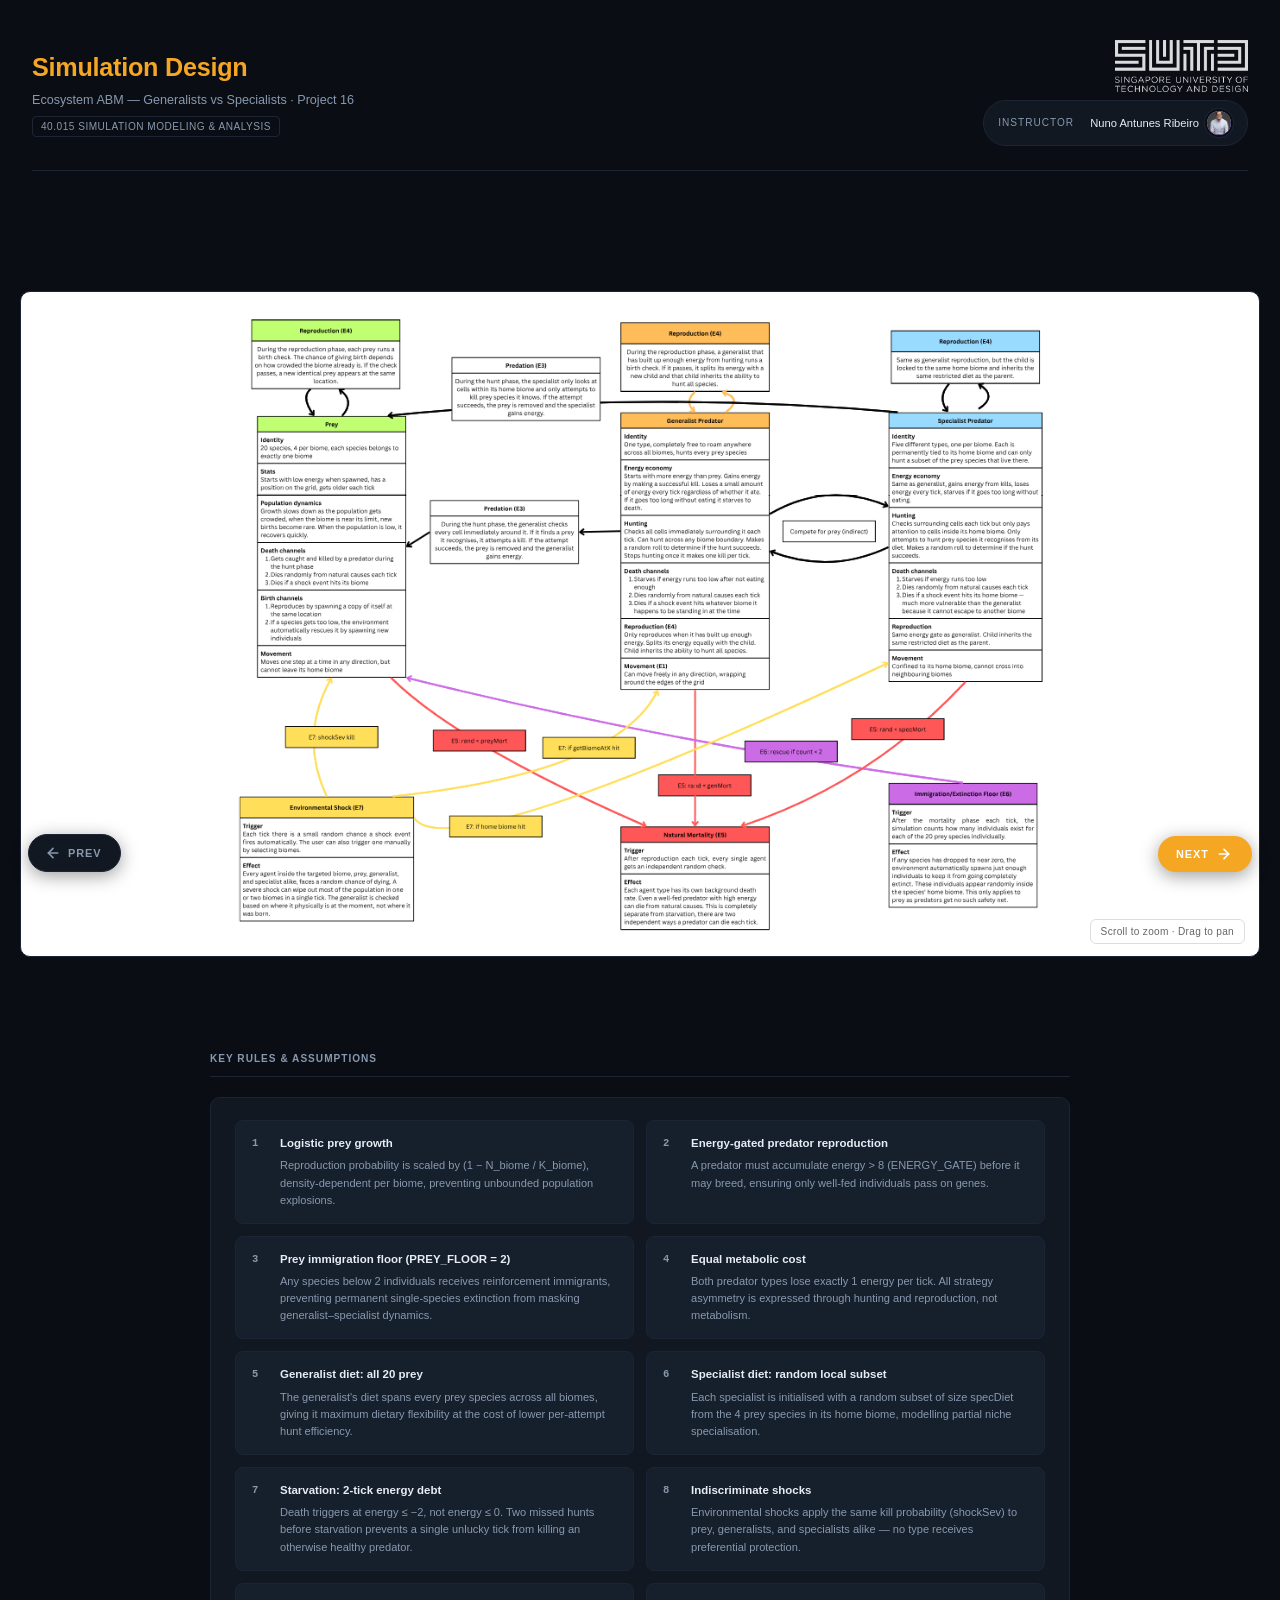
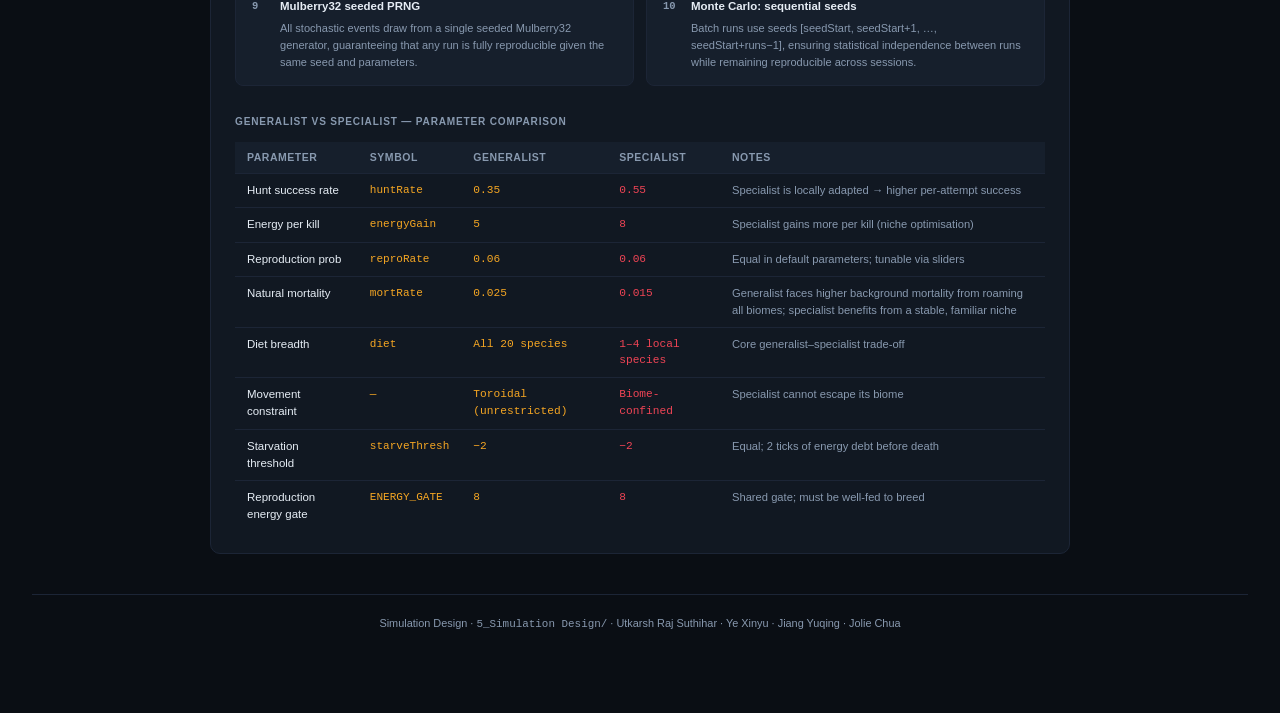
<file: 5_Simulation Design/simulation_design.html>
<!DOCTYPE html>
<html lang="en">
<head>
  <meta charset="UTF-8">
  <base href="/5_Simulation%20Design/">
  <title>Simulation Design — Ecosystem ABM (SMA 40.015)</title>
  <meta name="viewport" content="width=device-width, initial-scale=1">

  <link rel="stylesheet" href="../3_Project Management/styles/pm.css">
  <link rel="stylesheet" href="../assets/styles/mobile.css?v=mobile-header-7">

  <style>
    /* ── Diagram container ─────────────────────────────────────── */
    /* Sits outside .wrap so it bleeds to full viewport width       */
    .sd-diagram-outer {
      width: auto;
      margin: 0 20px 44px;
      height: 74vh;
      min-height: 440px;
      overflow: hidden;
      position: relative;
      background: #fff;
      border: 1px solid var(--border);
      border-radius: 10px;
      cursor: grab;
      user-select: none;
    }
    .sd-diagram-outer:active { cursor: grabbing; }

    #diagram-inner {
      position: absolute;
      top: 0; left: 0;
      transform-origin: 0 0;
      will-change: transform;
    }
    #diagram-inner img {
      display: block;
      /* render at native SVG size so it's crisp at 1:1             */
      width: 1440px;
      height: auto;
      pointer-events: none;
      -webkit-user-drag: none;
    }

    /* ── Zoom hint badge ───────────────────────────────────────── */
    .sd-zoom-hint {
      position: absolute;
      bottom: 12px; right: 14px;
      font-size: 0.72rem;
      color: #666;
      background: rgba(255,255,255,0.85);
      border: 1px solid #ddd;
      border-radius: 6px;
      padding: 4px 10px;
      pointer-events: none;
      letter-spacing: 0.03em;
    }

    /* ── Rules / assumptions ───────────────────────────────────── */
    .sd-rules-wrap {
      max-width: 860px;
      margin: 0 auto 40px;
    }
    .sd-rules-title {
      font-size: 0.72rem;
      font-weight: 700;
      text-transform: uppercase;
      letter-spacing: 0.1em;
      color: var(--text-muted);
      padding-bottom: 10px;
      border-bottom: 1px solid var(--border);
      margin-bottom: 20px;
    }
    .sd-rules-body {
      background: var(--bg-card);
      border: 1px solid var(--border);
      border-radius: 10px;
      padding: 22px 24px;
    }
    .sd-rule-grid {
      display: grid;
      grid-template-columns: 1fr 1fr;
      gap: 12px;
      margin-bottom: 28px;
    }
    .sd-rule-card {
      background: var(--bg-card-2);
      border: 1px solid var(--border);
      border-radius: 8px;
      padding: 14px 16px;
      display: flex;
      gap: 10px;
    }
    .sd-rule-num {
      font-size: 0.75rem;
      font-weight: 700;
      color: var(--text-muted);
      min-width: 18px;
      padding-top: 1px;
      font-family: 'SF Mono','Fira Mono',monospace;
    }
    .sd-rule-title {
      font-size: 0.82rem;
      font-weight: 700;
      color: var(--text);
      margin: 0 0 5px;
    }
    .sd-rule-body {
      font-size: 0.79rem;
      color: var(--text-muted);
      line-height: 1.55;
      margin: 0;
    }
    .sd-sub-title {
      font-size: 0.72rem;
      font-weight: 700;
      text-transform: uppercase;
      letter-spacing: 0.08em;
      color: var(--text-muted);
      margin: 0 0 12px;
    }
    .sd-table {
      width: 100%;
      border-collapse: collapse;
      font-size: 0.82rem;
    }
    .sd-table th {
      background: var(--bg-card-2);
      color: var(--text-muted);
      padding: 8px 12px;
      text-align: left;
      font-weight: 600;
      font-size: 0.75rem;
      text-transform: uppercase;
      letter-spacing: 0.05em;
      border-bottom: 1px solid var(--border);
      white-space: nowrap;
    }
    .sd-table td {
      padding: 8px 12px;
      border-bottom: 1px solid var(--border);
      color: var(--text);
      vertical-align: top;
      line-height: 1.5;
    }
    .sd-table tr:last-child td { border-bottom: none; }
    .sd-table tr:hover td { background: rgba(255,255,255,0.02); }
    .sd-table .mono  { font-family: 'SF Mono','Fira Mono',monospace; color: var(--accent); font-size: 0.79rem; }
    .sd-table .muted { color: var(--text-muted); font-size: 0.8rem; }
    .sd-table .val   { font-family: 'SF Mono','Fira Mono',monospace; font-size: 0.8rem; }
    .sd-table .gen   { color: var(--accent); }
    .sd-table .spec  { color: var(--danger); }

    @media (max-width: 680px) {
      .sd-rule-grid { grid-template-columns: 1fr; }
      .sd-diagram-outer { height: 55vw; min-height: 280px; margin: 0 10px 44px; }
    }
    @media print {
      .sd-diagram-outer { height: auto; overflow: visible; }
      #diagram-inner { position: static; transform: none !important; }
      #diagram-inner img { width: 100%; }
    }
  </style>
</head>
<body>

<!-- Header lives inside .wrap -->
<div class="wrap">
  <header class="pm-header">
    <div class="pm-title">
      <h1>Simulation Design</h1>
      <p class="subtitle">Ecosystem ABM — Generalists vs Specialists · Project 16</p>
      <span class="course">40.015 Simulation Modeling &amp; Analysis</span>
    </div>
    <div style="display:flex;flex-direction:column;align-items:flex-end;gap:0;margin-left:auto;">
      <img class="pm-sutd-logo" src="../3_Project Management/images/SUTD.webp" alt="SUTD">
      <div class="pm-instructor pm-team" id="instructor-strip"></div>
    </div>
  </header>
</div>

<!-- ═══════ FULL-WIDTH DIAGRAM ═══════ -->
<div class="sd-diagram-outer" id="diagram-box">
  <div id="diagram-inner">
    <img src="images/State diagram.svg" alt="Agent State Diagram" draggable="false">
  </div>
  <div class="sd-zoom-hint">Scroll to zoom · Drag to pan</div>
</div>

<!-- Rules & footer back inside .wrap -->
<div class="wrap">

  <div class="sd-rules-wrap">
    <p class="sd-rules-title">Key Rules &amp; Assumptions</p>
    <div class="sd-rules-body">
      <div id="rules-grid"></div>
      <p class="sd-sub-title">Generalist vs Specialist — Parameter Comparison</p>
      <div id="pred-diff"></div>
    </div>
  </div>

  <div class="pm-footer">
    Simulation Design · <code>5_Simulation Design/</code> ·
    Utkarsh Raj Suthihar · Ye Xinyu · Jiang Yuqing · Jolie Chua
  </div>

</div>

<script src="lib/sd_data.js"></script>
<script src="lib/sd_render.js"></script>

<script>
/* ── Zoom + pan viewer ─────────────────────────────────────── */
(function () {
  var IMG_W = 1440, IMG_H = 810;
  var SCALE_MIN = 0.3, SCALE_MAX = 8;

  var box   = document.getElementById('diagram-box');
  var inner = document.getElementById('diagram-inner');
  if (!box || !inner) return;

  var scale = 1, tx = 0, ty = 0;

  function applyTransform() {
    inner.style.transform =
      'translate(' + tx + 'px,' + ty + 'px) scale(' + scale + ')';
  }

  /* Centre the image in the container at the given scale */
  function centreAt(s) {
    var bw = box.offsetWidth, bh = box.offsetHeight;
    tx = (bw - IMG_W * s) / 2;
    ty = (bh - IMG_H * s) / 2;
    scale = s;
    applyTransform();
  }

  /* Initialise: fit the image so the full diagram is visible,
     then zoom in slightly so it feels large and close.          */
  function init() {
    var bw = box.offsetWidth, bh = box.offsetHeight;
    /* Scale that fits the entire image inside the box */
    var fitScale = Math.min(bw / IMG_W, bh / IMG_H);
    /* Slightly larger than fit so there's a little room to zoom out */
    centreAt(fitScale * 1.05);
  }

  window.addEventListener('load',   init);
  window.addEventListener('resize', init);

  /* ── Scroll to zoom (zoom toward cursor) ── */
  box.addEventListener('wheel', function (e) {
    e.preventDefault();
    var factor = e.deltaY < 0 ? 1.12 : 1 / 1.12;
    var newScale = Math.max(SCALE_MIN, Math.min(SCALE_MAX, scale * factor));
    if (newScale === scale) return;

    var rect = box.getBoundingClientRect();
    var mx = e.clientX - rect.left;   /* cursor relative to box */
    var my = e.clientY - rect.top;

    /* Zoom so the point under the cursor stays fixed */
    tx = mx - (mx - tx) * (newScale / scale);
    ty = my - (my - ty) * (newScale / scale);
    scale = newScale;
    applyTransform();
  }, { passive: false });

  /* ── Drag to pan ── */
  var dragging = false, dragX, dragY;

  box.addEventListener('mousedown', function (e) {
    dragging = true;
    dragX = e.clientX; dragY = e.clientY;
    e.preventDefault();
  });
  document.addEventListener('mousemove', function (e) {
    if (!dragging) return;
    tx += e.clientX - dragX;
    ty += e.clientY - dragY;
    dragX = e.clientX; dragY = e.clientY;
    applyTransform();
  });
  document.addEventListener('mouseup', function () { dragging = false; });

  /* ── Touch: one-finger pan, two-finger pinch-zoom ── */
  var t0x, t0y, pinchDist0 = null;

  box.addEventListener('touchstart', function (e) {
    if (e.touches.length === 1) {
      t0x = e.touches[0].clientX;
      t0y = e.touches[0].clientY;
      pinchDist0 = null;
    } else if (e.touches.length === 2) {
      pinchDist0 = Math.hypot(
        e.touches[0].clientX - e.touches[1].clientX,
        e.touches[0].clientY - e.touches[1].clientY
      );
    }
  }, { passive: true });

  box.addEventListener('touchmove', function (e) {
    e.preventDefault();
    if (e.touches.length === 1 && pinchDist0 === null) {
      tx += e.touches[0].clientX - t0x;
      ty += e.touches[0].clientY - t0y;
      t0x = e.touches[0].clientX;
      t0y = e.touches[0].clientY;
      applyTransform();
    } else if (e.touches.length === 2 && pinchDist0 !== null) {
      var d = Math.hypot(
        e.touches[0].clientX - e.touches[1].clientX,
        e.touches[0].clientY - e.touches[1].clientY
      );
      var newScale = Math.max(SCALE_MIN, Math.min(SCALE_MAX, scale * d / pinchDist0));
      var rect  = box.getBoundingClientRect();
      var cx    = (e.touches[0].clientX + e.touches[1].clientX) / 2 - rect.left;
      var cy    = (e.touches[0].clientY + e.touches[1].clientY) / 2 - rect.top;
      tx = cx - (cx - tx) * (newScale / scale);
      ty = cy - (cy - ty) * (newScale / scale);
      scale = newScale;
      pinchDist0 = d;
      applyTransform();
    }
  }, { passive: false });

  box.addEventListener('touchend', function () { pinchDist0 = null; }, { passive: true });
})();
</script>

<script src="../assets/scripts/video-preload.js?v=mobile-scroll-1"></script>

<!-- ── Page nav ── -->
<a href="/data-collection" class="nav-prev-btn" title="Data Collection & Manipulation">
  <svg width="16" height="16" viewBox="0 0 24 24" fill="none" stroke="currentColor" stroke-width="2.5" stroke-linecap="round" stroke-linejoin="round"><line x1="19" y1="12" x2="5" y2="12"/><polyline points="12 19 5 12 12 5"/></svg>
  Prev
</a>
<a href="/model-documentation" class="nav-next-btn" title="Model Documentation & Programming">
  Next
  <svg width="16" height="16" viewBox="0 0 24 24" fill="none" stroke="currentColor" stroke-width="2.5" stroke-linecap="round" stroke-linejoin="round"><line x1="5" y1="12" x2="19" y2="12"/><polyline points="12 5 19 12 12 19"/></svg>
</a>
<style>
.nav-next-btn, .nav-prev-btn {
  position: fixed;
  bottom: 28px;
  display: flex;
  align-items: center;
  gap: 7px;
  font-size: 0.78rem;
  font-weight: 700;
  letter-spacing: 0.09em;
  text-transform: uppercase;
  text-decoration: none;
  border-radius: 999px;
  box-shadow: 0 4px 18px rgba(0,0,0,0.38);
  transition: transform 0.15s ease, box-shadow 0.15s ease;
  z-index: 9999;
}
.nav-next-btn { right: 28px; background: var(--accent, #60a5fa); color: #fff; padding: 10px 20px 10px 18px; }
.nav-prev-btn { left: 28px; background: var(--bg-card, #1e2432); color: var(--text-muted, #8899af); border: 1px solid var(--border, #2a3244); padding: 10px 18px 10px 16px; }
.nav-next-btn:hover { transform: translateY(-2px); box-shadow: 0 7px 24px rgba(0,0,0,0.48); text-decoration: none; }
.nav-prev-btn:hover { transform: translateY(-2px); box-shadow: 0 7px 24px rgba(0,0,0,0.38); text-decoration: none; color: var(--text, #e2e8f0); }
</style>

</body>
</html>
</file>
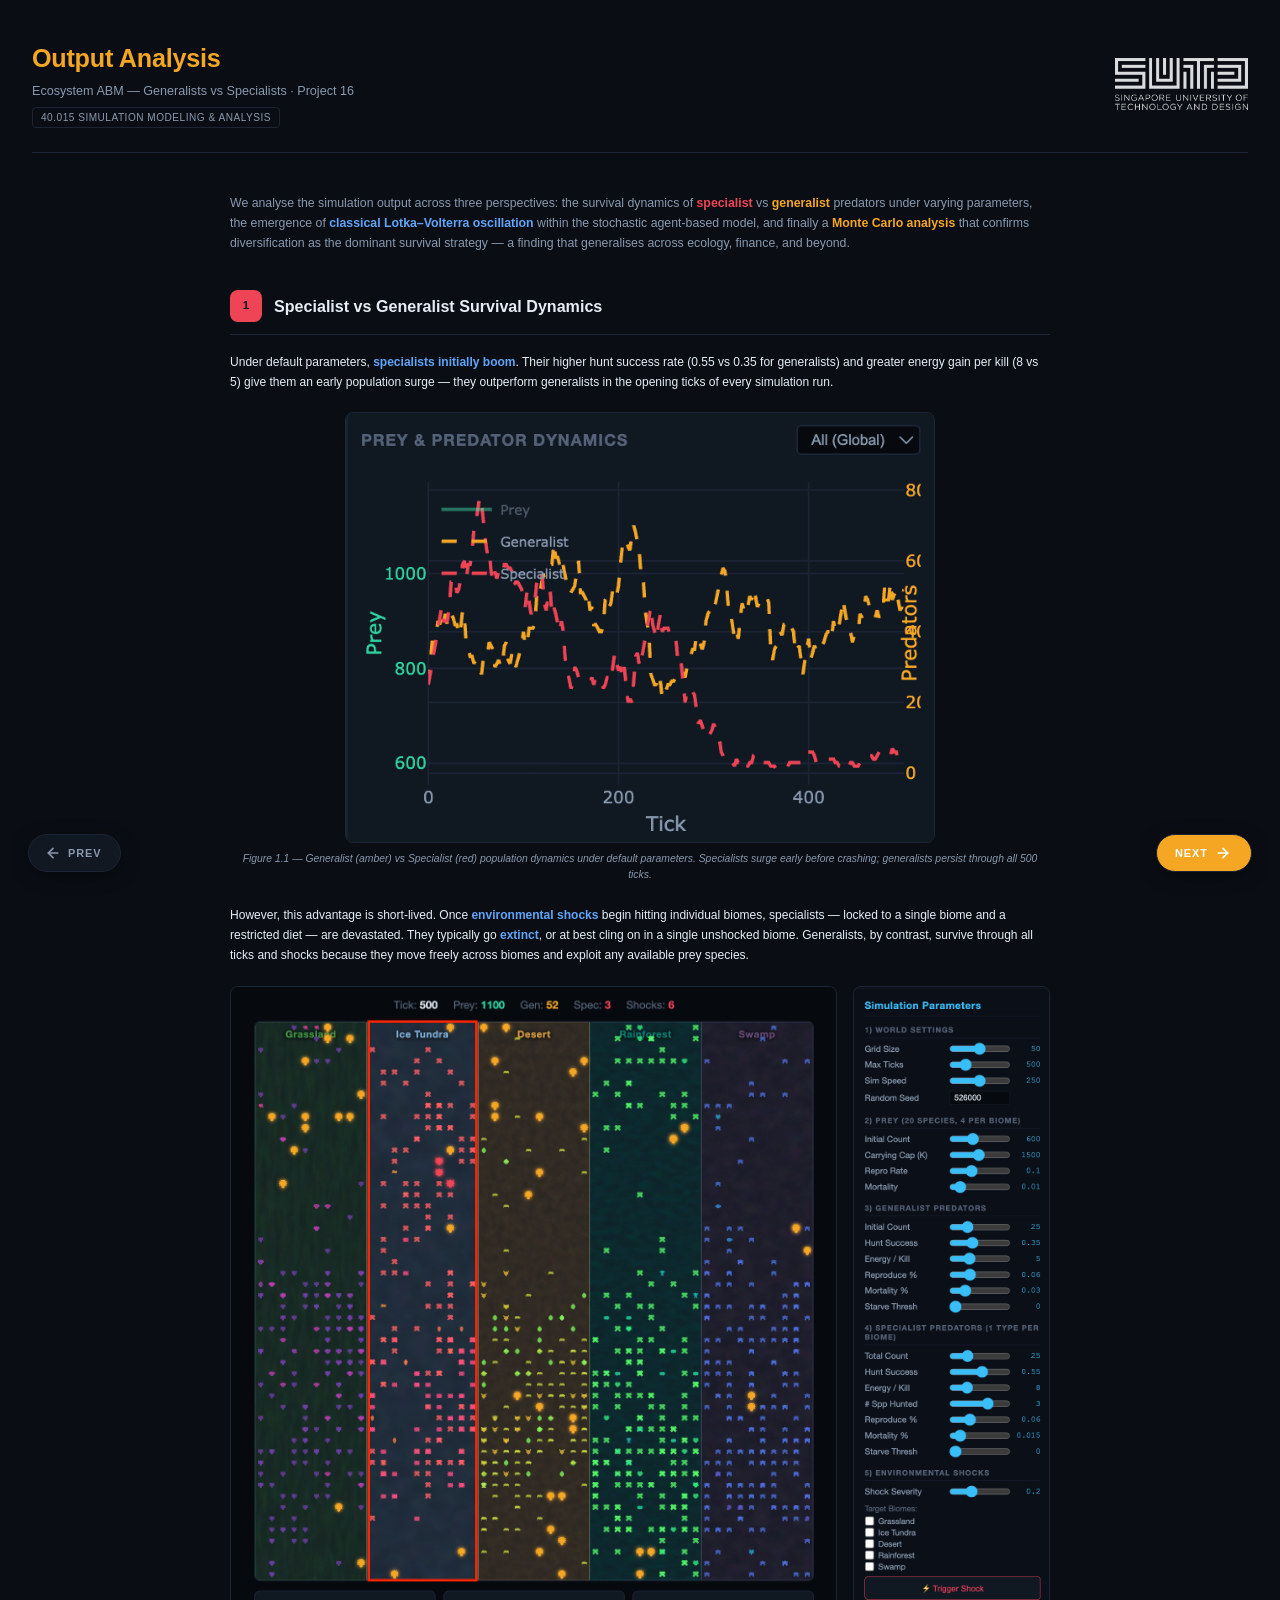
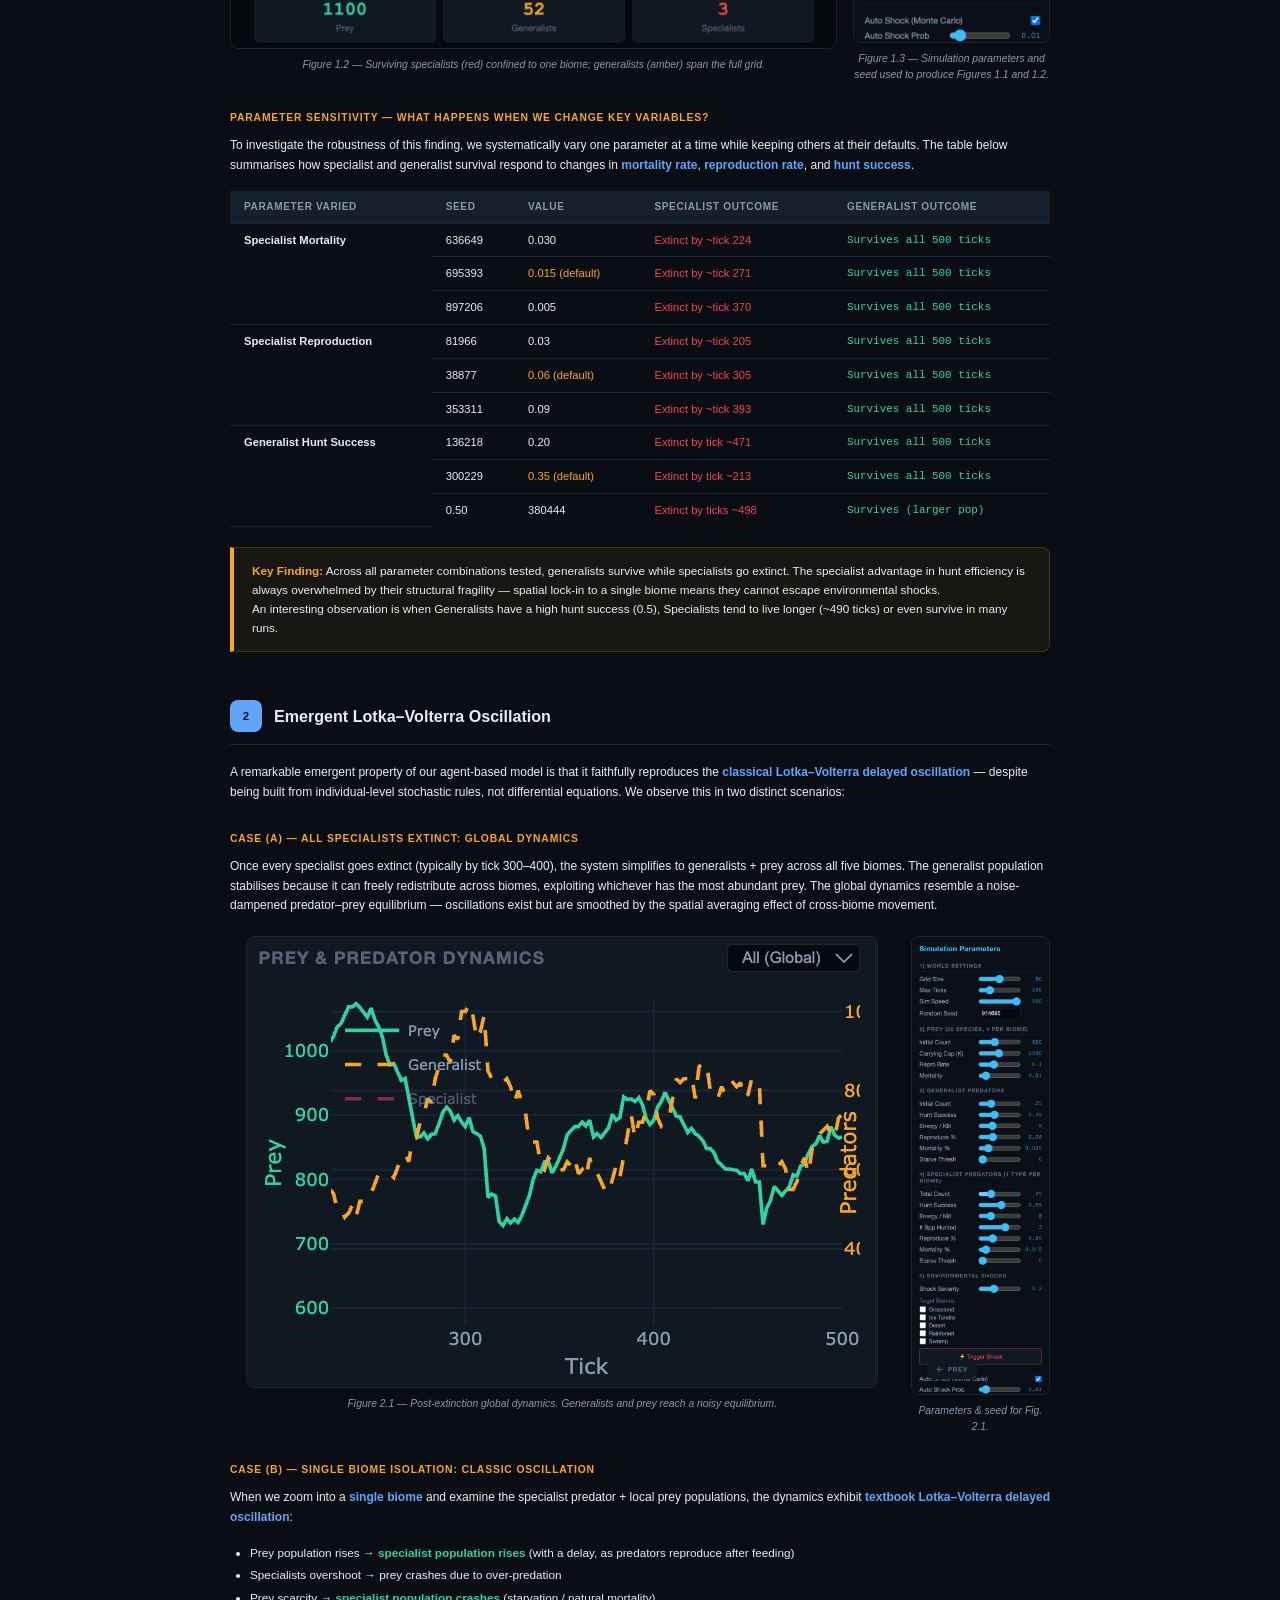
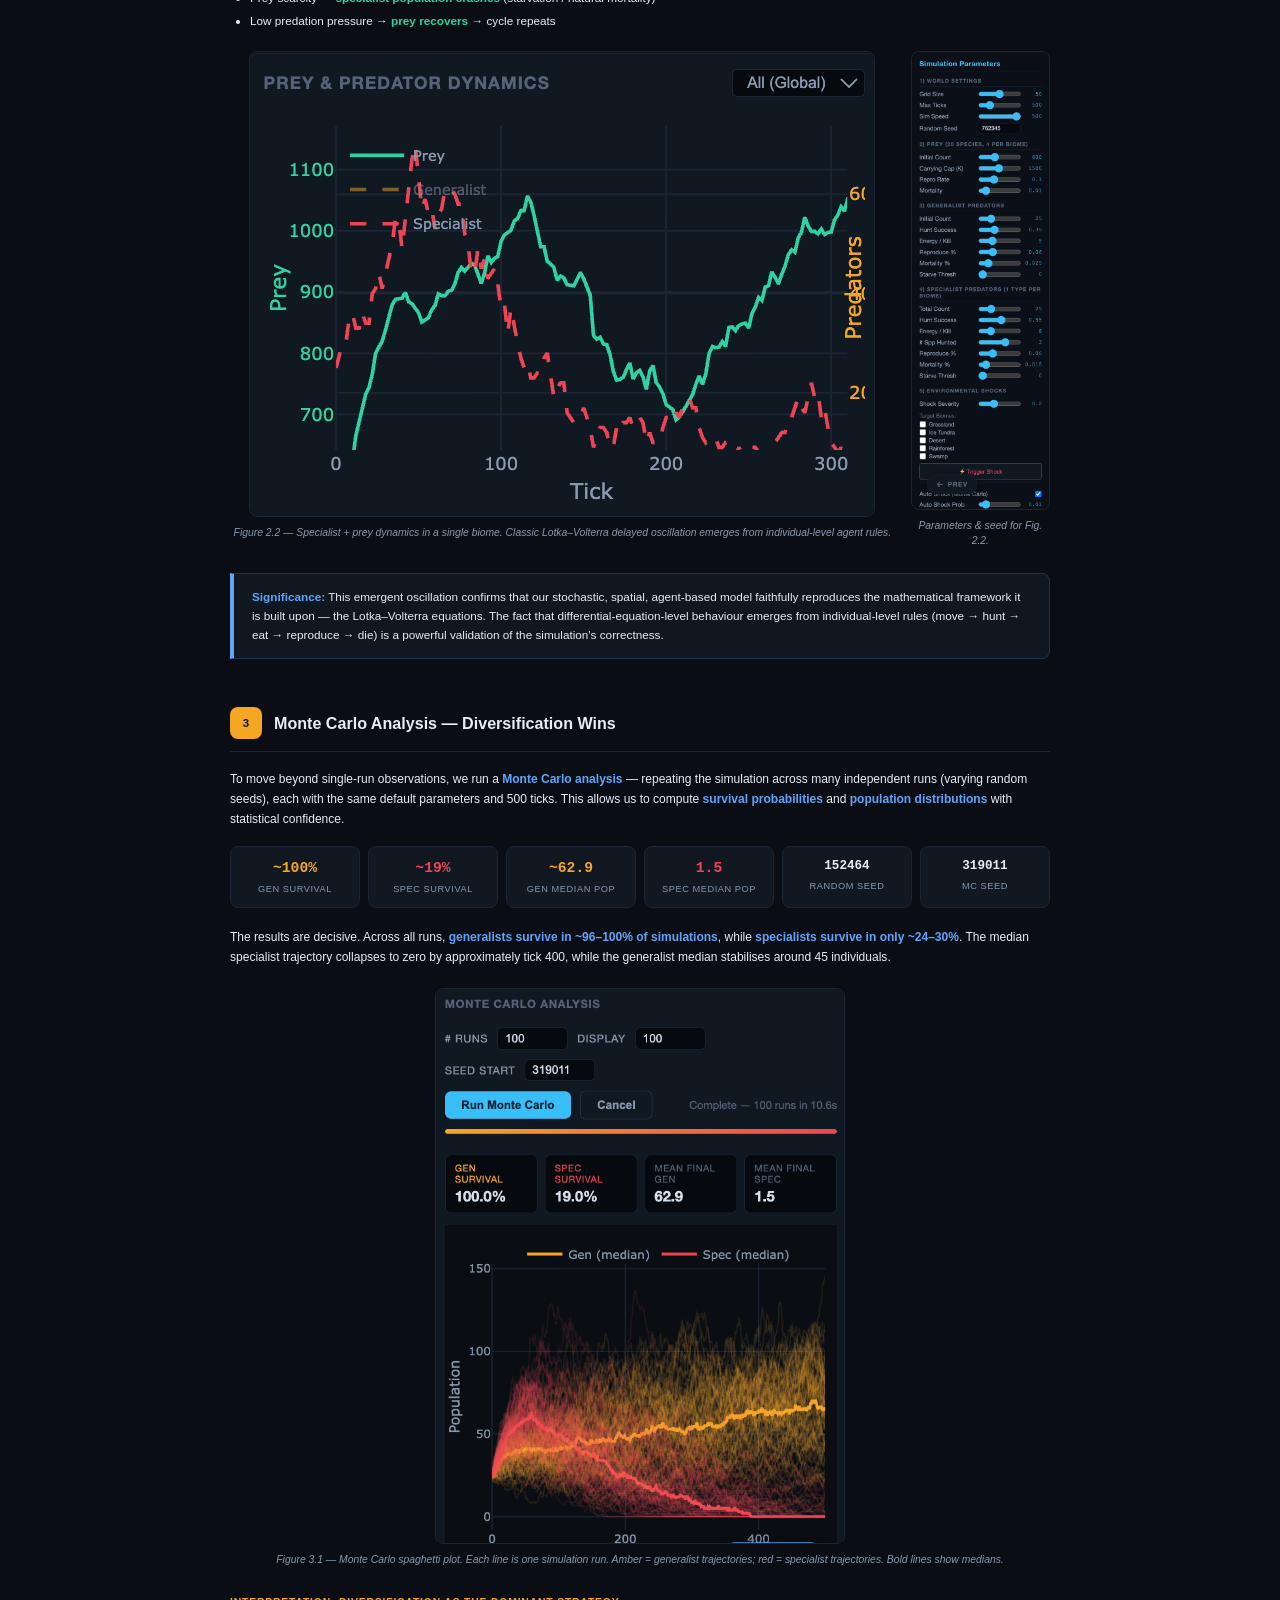
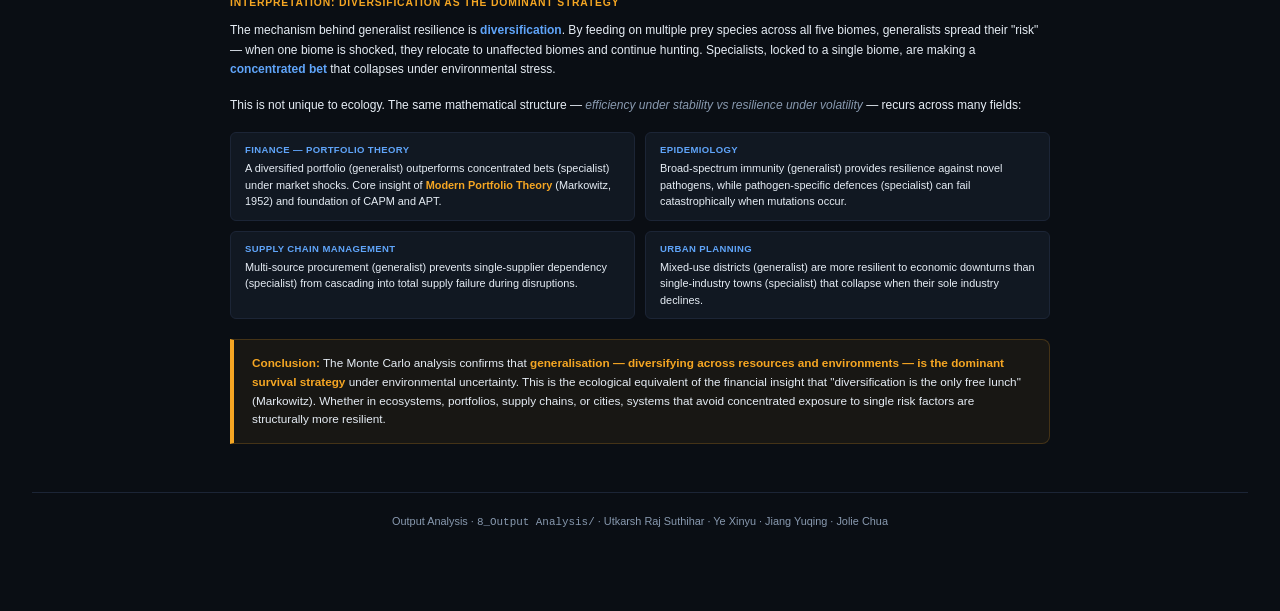
<file: 8_Output Analysis/output_analysis.html>
<!DOCTYPE html>
<html lang="en">
<head>
  <meta charset="UTF-8">
  <base href="/8_Output%20Analysis/">
  <title>Output Analysis — Ecosystem ABM (SMA 40.015)</title>
  <meta name="viewport" content="width=device-width, initial-scale=1">

  <!-- Reuse the Project Management dark theme -->
  <link rel="stylesheet" href="../3_Project Management/styles/pm.css">
  <link rel="stylesheet" href="../assets/styles/mobile.css?v=mobile-header-7">

  <style>
    /* ── Document-style body ───────────────────────────────── */
    .oa-intro {
      max-width: 820px;
      margin: 0 auto 36px;
      color: var(--text-muted);
      font-size: 0.88rem;
      line-height: 1.65;
    }

    /* ── Section ───────────────────────────────────────────── */
    .oa-section {
      max-width: 820px;
      margin: 0 auto 48px;
    }
    .oa-section-num {
      display: inline-flex;
      align-items: center;
      justify-content: center;
      width: 32px;
      height: 32px;
      border-radius: 8px;
      font-size: 0.82rem;
      font-weight: 800;
      color: #0a0e14;
      margin-right: 12px;
      flex-shrink: 0;
      vertical-align: middle;
    }
    .oa-section-header {
      display: flex;
      align-items: center;
      margin-bottom: 18px;
      padding-bottom: 12px;
      border-bottom: 1px solid var(--border);
    }
    .oa-section-title {
      margin: 0;
      font-size: 1.15rem;
      font-weight: 700;
      color: var(--text);
    }

    /* Paragraphs */
    .oa-text {
      margin: 0 0 16px;
      font-size: 0.86rem;
      line-height: 1.65;
      color: var(--text);
    }
    .oa-text strong { color: var(--accent-2); }
    .oa-text em { color: var(--text-muted); }

    /* Sub-headings */
    .oa-sub {
      font-size: 0.74rem;
      font-weight: 700;
      text-transform: uppercase;
      letter-spacing: 0.08em;
      color: var(--accent);
      margin: 28px 0 10px;
    }
    .oa-sub:first-of-type { margin-top: 0; }

    /* ── Image placeholder ─────────────────────────────────── */
    .oa-figure {
      margin: 20px 0 24px;
      text-align: center;
    }
    .oa-figure img {
      max-width: 100%;
      border-radius: 8px;
      border: 1px solid var(--border);
      display: block;
      margin: 0 auto;
    }
    .oa-figure-placeholder {
      display: flex;
      align-items: center;
      justify-content: center;
      flex-direction: column;
      gap: 8px;
      min-height: 220px;
      border: 2px dashed var(--border);
      border-radius: 10px;
      background: var(--bg-card);
      color: var(--text-muted);
      font-size: 0.78rem;
      padding: 24px;
    }
    .oa-figure-placeholder svg {
      opacity: 0.4;
    }
    .oa-figure-caption {
      font-size: 0.74rem;
      color: var(--text-muted);
      font-style: italic;
      margin-top: 8px;
      text-align: center;
    }

    /* ── Parameter table ───────────────────────────────────── */
    .oa-param-table {
      width: 100%;
      border-collapse: collapse;
      font-size: 0.8rem;
      margin: 16px 0 20px;
    }
    .oa-param-table th {
      background: var(--bg-card-2);
      color: var(--text-muted);
      padding: 8px 14px;
      text-align: left;
      font-weight: 600;
      font-size: 0.72rem;
      text-transform: uppercase;
      letter-spacing: 0.06em;
      border-bottom: 1px solid var(--border);
    }
    .oa-param-table td {
      padding: 8px 14px;
      border-bottom: 1px solid var(--border);
      color: var(--text);
      vertical-align: top;
      line-height: 1.5;
    }
    .oa-param-table tr:last-child td { border-bottom: none; }
    .oa-param-table tr:hover td { background: rgba(255,255,255,0.02); }
    .oa-param-table .val { color: var(--ok); font-family: 'SF Mono', 'Fira Mono', monospace; font-size: 0.78rem; }
    .oa-param-table .bad { color: var(--danger); }
    .oa-param-table .default { color: var(--accent); }

    /* ── Highlight box ─────────────────────────────────────── */
    .oa-highlight {
      background: rgba(245,166,35,0.06);
      border: 1px solid rgba(245,166,35,0.2);
      border-left: 4px solid var(--accent);
      border-radius: 0 8px 8px 0;
      padding: 14px 18px;
      margin: 20px 0;
      font-size: 0.84rem;
      line-height: 1.6;
      color: var(--text);
    }
    .oa-highlight strong { color: var(--accent); }

    .oa-insight {
      background: rgba(96,165,250,0.06);
      border: 1px solid rgba(96,165,250,0.2);
      border-left: 4px solid var(--accent-2);
      border-radius: 0 8px 8px 0;
      padding: 14px 18px;
      margin: 20px 0;
      font-size: 0.84rem;
      line-height: 1.6;
      color: var(--text);
    }
    .oa-insight strong { color: var(--accent-2); }

    /* ── Bullet list ───────────────────────────────────────── */
    .oa-list {
      margin: 0 0 16px;
      padding: 0 0 0 20px;
      list-style: disc;
    }
    .oa-list li {
      font-size: 0.84rem;
      color: var(--text);
      line-height: 1.6;
      margin-bottom: 4px;
    }
    .oa-list li strong { color: var(--ok); }

    /* ── Cross-domain cards ────────────────────────────────── */
    .oa-cross-grid {
      display: grid;
      grid-template-columns: 1fr 1fr;
      gap: 10px;
      margin: 16px 0;
    }
    .oa-cross-card {
      background: var(--bg-card);
      border: 1px solid var(--border);
      border-radius: 6px;
      padding: 10px 14px;
      font-size: 0.78rem;
      line-height: 1.5;
    }
    .oa-cross-card .cd-label {
      font-weight: 700;
      color: var(--accent-2);
      font-size: 0.68rem;
      text-transform: uppercase;
      letter-spacing: 0.04em;
      display: block;
      margin-bottom: 3px;
    }

    /* ── Stats grid ────────────────────────────────────────── */
    .oa-stats {
      display: grid;
      grid-template-columns: repeat(4, 1fr);
      gap: 10px;
      margin: 16px 0 20px;
    }
    .oa-stat {
      background: var(--bg-card);
      border: 1px solid var(--border);
      border-radius: 8px;
      padding: 12px 14px;
      text-align: center;
    }
    .oa-stat-value {
      font-size: 1.3rem;
      font-weight: 800;
      font-family: 'SF Mono', 'Fira Mono', monospace;
    }
    .oa-stat-label {
      font-size: 0.66rem;
      color: var(--text-muted);
      text-transform: uppercase;
      letter-spacing: 0.06em;
      margin-top: 4px;
    }

    /* Section colours */
    .sec-1 { background: var(--danger); }
    .sec-2 { background: var(--accent-2); }
    .sec-3 { background: var(--accent); }

    @media (max-width: 860px) {
      .oa-section, .oa-intro { padding-left: 0; padding-right: 0; }
      .oa-cross-grid { grid-template-columns: 1fr; }
      .oa-stats { grid-template-columns: repeat(2, 1fr); }
    }
    @media print {
      .oa-section { page-break-inside: avoid; }
      .oa-figure-placeholder { border-style: solid; }
      .oa-text, .oa-list li { color: #000 !important; }
      .oa-section-title { color: #000 !important; }
      .oa-highlight, .oa-insight { background: #f9f9f9 !important; border-color: #ccc !important; }
    }
  </style>
</head>
<body>

<div class="wrap">

  <!-- ═══════ HEADER ═══════ -->
  <header class="pm-header">
    <div class="pm-title">
      <h1>Output Analysis</h1>
      <p class="subtitle">Ecosystem ABM — Generalists vs Specialists · Project 16</p>
      <span class="course">40.015 Simulation Modeling &amp; Analysis</span>
    </div>
    <div style="display:flex;flex-direction:column;align-items:flex-end;gap:0;margin-left:auto;">
      <img class="pm-sutd-logo" src="../3_Project Management/images/SUTD.webp" alt="SUTD">
    </div>
  </header>

  <!-- ═══════ INTRO ═══════ -->
  <p class="oa-intro">
    We analyse the simulation output across three perspectives: the survival dynamics of
    <strong style="color:var(--danger)">specialist</strong> vs
    <strong style="color:var(--accent)">generalist</strong> predators under varying parameters,
    the emergence of <strong style="color:var(--accent-2)">classical Lotka–Volterra oscillation</strong>
    within the stochastic agent-based model, and finally a
    <strong style="color:var(--accent)">Monte Carlo analysis</strong> that confirms diversification as
    the dominant survival strategy — a finding that generalises across ecology, finance, and beyond.
  </p>

  <!-- ═════════════════════════════════════════════════════════════
       SECTION 1 — Specialist vs Generalist Survival Dynamics
       ═════════════════════════════════════════════════════════════ -->
  <div class="oa-section">
    <div class="oa-section-header">
      <span class="oa-section-num sec-1">1</span>
      <h2 class="oa-section-title">Specialist vs Generalist Survival Dynamics</h2>
    </div>

    <p class="oa-text">
      Under default parameters, <strong>specialists initially boom</strong>. Their higher hunt success
      rate (0.55 vs 0.35 for generalists) and greater energy gain per kill (8 vs 5) give them an early
      population surge — they outperform generalists in the opening ticks of every simulation run.
    </p>

    <!-- Figure 1.1 — Population graph -->
    <div class="oa-figure">
      <img src="images/GvsS.png" alt="Generalist vs Specialist population over time" style="max-width:72%;margin:0 auto;">
      <div class="oa-figure-caption">Figure 1.1 — Generalist (amber) vs Specialist (red) population dynamics under default parameters. Specialists surge early before crashing; generalists persist through all 500 ticks.</div>
    </div>

    <p class="oa-text">
      However, this advantage is short-lived. Once <strong>environmental shocks</strong> begin hitting
      individual biomes, specialists — locked to a single biome and a restricted diet — are devastated.
      They typically go <strong>extinct</strong>, or at best cling on in a single unshocked biome.
      Generalists, by contrast, survive through all ticks and shocks because they move freely across
      biomes and exploit any available prey species.
    </p>

    <!-- Figures 1.2 + 1.3 — side by side -->
    <div class="oa-paired-figure" style="display:flex;gap:16px;margin:20px 0 24px;align-items:flex-start;">
      <div style="flex:1;min-width:0;text-align:center;">
        <img src="images/onebiome.png" alt="Simulation grid showing specialists confined to one biome" style="max-width:100%;border-radius:8px;border:1px solid var(--border);display:block;margin:0 auto;">
        <div class="oa-figure-caption" style="margin-top:8px;">Figure 1.2 — Surviving specialists (red) confined to one biome; generalists (amber) span the full grid.</div>
      </div>
      <div style="flex:0 0 auto;width:24%;text-align:center;">
        <img src="images/params1.png" alt="Simulation parameters for this run" style="max-width:100%;border-radius:8px;border:1px solid var(--border);display:block;margin:0 auto;">
        <div class="oa-figure-caption" style="margin-top:8px;">Figure 1.3 — Simulation parameters and seed used to produce Figures 1.1 and 1.2.</div>
      </div>
    </div>

    <p class="oa-sub">Parameter Sensitivity — What happens when we change key variables?</p>

    <p class="oa-text">
      To investigate the robustness of this finding, we systematically vary one parameter at a time
      while keeping others at their defaults. The table below summarises how specialist and generalist
      survival respond to changes in <strong>mortality rate</strong>, <strong>reproduction rate</strong>,
      and <strong>hunt success</strong>.
    </p>

    <!-- Parameter sweep table -->
    <table class="oa-param-table">
      <thead>
        <tr>
          <th>Parameter Varied</th>
          <th>Seed</th>
          <th>Value</th>
          <th>Specialist Outcome</th>
          <th>Generalist Outcome</th>
        </tr>
      </thead>
      <tbody>
        <tr>
          <td rowspan="3"><strong>Specialist Mortality</strong></td>
          <td class="value">636649</td>
          <td>0.030</td>
          <td class="bad">Extinct by ~tick 224</td>
          <td class="val">Survives all 500 ticks</td>
        </tr>
        <tr>
          <td class="value">695393</td>
          <td class="default">0.015 (default)</td>
          <td class="bad">Extinct by ~tick 271</td>
          <td class="val">Survives all 500 ticks</td>
        </tr>
        <tr>
          <td class="value">897206</td>
          <td>0.005</td>
          <td class="bad">Extinct by ~tick 370</td>
          <td class="val">Survives all 500 ticks</td>
        </tr>
        <tr>
          <td rowspan="3"><strong>Specialist Reproduction</strong></td>
          <td class="value">81966</td>
          <td>0.03</td>
          <td class="bad">Extinct by ~tick 205</td>
          <td class="val">Survives all 500 ticks</td>
        </tr>
        <tr>
          <td class="value">38877</td>
          <td class="default">0.06 (default)</td>
          <td class="bad">Extinct by ~tick 305</td>
          <td class="val">Survives all 500 ticks</td>
        </tr>
        <tr>
          <td class="value">353311</td>
          <td>0.09</td>
          <td class="bad">Extinct by ~tick 393</td>
          <td class="val">Survives all 500 ticks</td>
        </tr>
        <tr>
          <td rowspan="3"><strong>Generalist Hunt Success</strong></td>
          <td class="value">136218</td>
          <td>0.20</td>
          <td class="bad">Extinct by tick ~471</td>
          <td class="val">Survives all 500 ticks</td>
        </tr>
        <tr>
          <td class="value">300229</td>
          <td class="default">0.35 (default)</td>
          <td class="bad">Extinct by tick ~213</td>
          <td class="val">Survives all 500 ticks</td>
        </tr>
        <tr>
          <td>0.50</td>
          <td class="value">380444</td>
          <td class="bad">Extinct by ticks ~498</td>
          <td class="val">Survives (larger pop)</td>
        </tr>
      </tbody>
    </table>

    <div class="oa-highlight">
      <strong>Key Finding:</strong> Across all parameter combinations tested, generalists survive while
      specialists go extinct. The specialist advantage in hunt efficiency is always overwhelmed by their
      structural fragility — spatial lock-in to a single biome means they cannot escape environmental shocks.
      </br>
      An interesting observation is when Generalists have a high hunt success (0.5), Specialists tend to live longer (~490 ticks) or even survive in many runs.
    </div>
  </div>

  <!-- ═════════════════════════════════════════════════════════════
       SECTION 2 — Emergent Lotka–Volterra Oscillation
       ═════════════════════════════════════════════════════════════ -->
  <div class="oa-section">
    <div class="oa-section-header">
      <span class="oa-section-num sec-2">2</span>
      <h2 class="oa-section-title">Emergent Lotka–Volterra Oscillation</h2>
    </div>

    <p class="oa-text">
      A remarkable emergent property of our agent-based model is that it faithfully reproduces the
      <strong>classical Lotka–Volterra delayed oscillation</strong> — despite being built from
      individual-level stochastic rules, not differential equations. We observe this in two distinct
      scenarios:
    </p>

    <p class="oa-sub">Case (a) — All specialists extinct: global dynamics</p>

    <p class="oa-text">
      Once every specialist goes extinct (typically by tick 300–400), the system simplifies to generalists
      + prey across all five biomes. The generalist population stabilises because it can freely redistribute
      across biomes, exploiting whichever has the most abundant prey. The global dynamics resemble a
      noise-dampened predator–prey equilibrium — oscillations exist but are smoothed by the spatial averaging
      effect of cross-biome movement.
    </p>

    <!-- Figure 2.1 — Global dynamics + params -->
    <div class="oa-paired-figure" style="display:flex;gap:16px;margin:20px 0 24px;align-items:flex-start;">
      <div style="flex:1;min-width:0;text-align:center;">
        <img src="images/lvo.png" alt="Global Lotka-Volterra dynamics" style="max-width:100%;border-radius:8px;border:1px solid var(--border);display:block;margin:0 auto;">
        <div class="oa-figure-caption" style="margin-top:8px;">Figure 2.1 — Post-extinction global dynamics. Generalists and prey reach a noisy equilibrium.</div>
      </div>
      <div style="flex:0 0 auto;width:17%;text-align:center;">
        <img src="images/params2.png" alt="Simulation parameters for this run" style="max-width:100%;border-radius:8px;border:1px solid var(--border);display:block;margin:0 auto;">
        <div class="oa-figure-caption" style="margin-top:8px;">Parameters &amp; seed for Fig. 2.1.</div>
      </div>
    </div>

    <p class="oa-sub">Case (b) — Single biome isolation: classic oscillation</p>

    <p class="oa-text">
      When we zoom into a <strong>single biome</strong> and examine the specialist predator + local prey
      populations, the dynamics exhibit <strong>textbook Lotka–Volterra delayed oscillation</strong>:
    </p>

    <ul class="oa-list">
      <li>Prey population rises → <strong>specialist population rises</strong> (with a delay, as predators reproduce after feeding)</li>
      <li>Specialists overshoot → prey crashes due to over-predation</li>
      <li>Prey scarcity → <strong>specialist population crashes</strong> (starvation / natural mortality)</li>
      <li>Low predation pressure → <strong>prey recovers</strong> → cycle repeats</li>
    </ul>

    <!-- Figure 2.2 — Single-biome oscillation + params -->
    <div style="display:flex;gap:16px;margin:20px 0 24px;align-items:flex-start;">
      <div style="flex:1;min-width:0;text-align:center;">
        <img src="images/iso.png" alt="Single-biome Lotka-Volterra oscillation" style="max-width:100%;border-radius:8px;border:1px solid var(--border);display:block;margin:0 auto;">
        <div class="oa-figure-caption" style="margin-top:8px;">Figure 2.2 — Specialist + prey dynamics in a single biome. Classic Lotka–Volterra delayed oscillation emerges from individual-level agent rules.</div>
      </div>
      <div style="flex:0 0 auto;width:17%;text-align:center;">
        <img src="images/params3.png" alt="Simulation parameters for this run" style="max-width:100%;border-radius:8px;border:1px solid var(--border);display:block;margin:0 auto;">
        <div class="oa-figure-caption" style="margin-top:8px;">Parameters &amp; seed for Fig. 2.2.</div>
      </div>
    </div>

    <div class="oa-insight">
      <strong>Significance:</strong> This emergent oscillation confirms that our stochastic, spatial,
      agent-based model faithfully reproduces the mathematical framework it is built upon — the
      Lotka–Volterra equations. The fact that differential-equation-level behaviour emerges from
      individual-level rules (move → hunt → eat → reproduce → die) is a powerful validation of the
      simulation's correctness.
    </div>
  </div>

  <!-- ═════════════════════════════════════════════════════════════
       SECTION 3 — Monte Carlo Analysis: Diversification Wins
       ═════════════════════════════════════════════════════════════ -->
  <div class="oa-section">
    <div class="oa-section-header">
      <span class="oa-section-num sec-3">3</span>
      <h2 class="oa-section-title">Monte Carlo Analysis — Diversification Wins</h2>
    </div>

    <p class="oa-text">
      To move beyond single-run observations, we run a <strong>Monte Carlo analysis</strong> — repeating
      the simulation across many independent runs (varying random seeds), each with the same default
      parameters and 500 ticks. This allows us to compute <strong>survival probabilities</strong> and
      <strong>population distributions</strong> with statistical confidence.
    </p>

    <!-- Stats grid — all 6 in one row -->
    <div class="oa-stats" style="grid-template-columns:repeat(6,1fr);gap:8px;">
      <div class="oa-stat" style="padding:10px 8px;">
        <div class="oa-stat-value" style="color:var(--accent);font-size:1.05rem;">~100%</div>
        <div class="oa-stat-label">Gen Survival</div>
      </div>
      <div class="oa-stat" style="padding:10px 8px;">
        <div class="oa-stat-value" style="color:var(--danger);font-size:1.05rem;">~19%</div>
        <div class="oa-stat-label">Spec Survival</div>
      </div>
      <div class="oa-stat" style="padding:10px 8px;">
        <div class="oa-stat-value" style="color:var(--accent);font-size:1.05rem;">~62.9</div>
        <div class="oa-stat-label">Gen Median Pop</div>
      </div>
      <div class="oa-stat" style="padding:10px 8px;">
        <div class="oa-stat-value" style="color:var(--danger);font-size:1.05rem;">1.5</div>
        <div class="oa-stat-label">Spec Median Pop</div>
      </div>
      <div class="oa-stat" style="padding:10px 8px;">
        <div class="oa-stat-value" style="font-size:0.9rem;font-family:'SF Mono','Fira Mono',monospace;">152464</div>
        <div class="oa-stat-label">Random Seed</div>
      </div>
      <div class="oa-stat" style="padding:10px 8px;">
        <div class="oa-stat-value" style="font-size:0.9rem;font-family:'SF Mono','Fira Mono',monospace;">319011</div>
        <div class="oa-stat-label">MC Seed</div>
      </div>
    </div>

    <p class="oa-text">
      The results are decisive. Across all runs, <strong>generalists survive in ~96–100% of simulations</strong>,
      while <strong>specialists survive in only ~24–30%</strong>. The median specialist trajectory collapses
      to zero by approximately tick 400, while the generalist median stabilises around 45 individuals.
    </p>

    <!-- Figure 3.1 — Monte Carlo spaghetti plot -->
    <div class="oa-figure">
      <img src="images/mc.png" alt="Monte Carlo spaghetti plot" style="max-width:50%;margin:0 auto;">
      <div class="oa-figure-caption">Figure 3.1 — Monte Carlo spaghetti plot. Each line is one simulation run. Amber = generalist trajectories; red = specialist trajectories. Bold lines show medians.</div>
    </div>

    <p class="oa-sub">Interpretation: Diversification as the Dominant Strategy</p>

    <p class="oa-text">
      The mechanism behind generalist resilience is <strong>diversification</strong>. By feeding on
      multiple prey species across all five biomes, generalists spread their "risk" — when one biome is
      shocked, they relocate to unaffected biomes and continue hunting. Specialists, locked to a single
      biome, are making a <strong>concentrated bet</strong> that collapses under environmental stress.
    </p>

    <p class="oa-text">
      This is not unique to ecology. The same mathematical structure — <em>efficiency under stability
      vs resilience under volatility</em> — recurs across many fields:
    </p>

    <div class="oa-cross-grid">
      <div class="oa-cross-card">
        <span class="cd-label">Finance — Portfolio Theory</span>
        A diversified portfolio (generalist) outperforms concentrated bets (specialist) under market
        shocks. Core insight of <strong style="color:var(--accent)">Modern Portfolio Theory</strong>
        (Markowitz, 1952) and foundation of CAPM and APT.
      </div>
      <div class="oa-cross-card">
        <span class="cd-label">Epidemiology</span>
        Broad-spectrum immunity (generalist) provides resilience against novel pathogens, while
        pathogen-specific defences (specialist) can fail catastrophically when mutations occur.
      </div>
      <div class="oa-cross-card">
        <span class="cd-label">Supply Chain Management</span>
        Multi-source procurement (generalist) prevents single-supplier dependency (specialist)
        from cascading into total supply failure during disruptions.
      </div>
      <div class="oa-cross-card">
        <span class="cd-label">Urban Planning</span>
        Mixed-use districts (generalist) are more resilient to economic downturns than single-industry
        towns (specialist) that collapse when their sole industry declines.
      </div>
    </div>

    <div class="oa-highlight">
      <strong>Conclusion:</strong> The Monte Carlo analysis confirms that <strong>generalisation —
      diversifying across resources and environments — is the dominant survival strategy</strong> under
      environmental uncertainty. This is the ecological equivalent of the financial insight that
      "diversification is the only free lunch" (Markowitz). Whether in ecosystems, portfolios, supply
      chains, or cities, systems that avoid concentrated exposure to single risk factors are
      structurally more resilient.
    </div>
  </div>

  <!-- ═══════ FOOTER ═══════ -->
  <div class="pm-footer">
    Output Analysis · <code>8_Output Analysis/</code> ·
    Utkarsh Raj Suthihar · Ye Xinyu · Jiang Yuqing · Jolie Chua
  </div>

</div>

<!-- ── Page nav ── -->
<a href="/ecosystem-simulator" class="nav-prev-btn" title="Simulation">
  <svg width="16" height="16" viewBox="0 0 24 24" fill="none" stroke="currentColor" stroke-width="2.5" stroke-linecap="round" stroke-linejoin="round"><line x1="19" y1="12" x2="5" y2="12"/><polyline points="12 19 5 12 12 5"/></svg>
  Prev
</a>
<a href="/promo-video" class="nav-next-btn" title="Promo Video">
  Next
  <svg width="16" height="16" viewBox="0 0 24 24" fill="none" stroke="currentColor" stroke-width="2.5" stroke-linecap="round" stroke-linejoin="round"><line x1="5" y1="12" x2="19" y2="12"/><polyline points="12 5 19 12 12 19"/></svg>
</a>
<style>
.nav-prev-btn, .nav-next-btn {
  position: fixed;
  bottom: 28px;
  left: 28px;
  display: flex;
  align-items: center;
  gap: 7px;
  font-size: 0.78rem;
  font-weight: 700;
  letter-spacing: 0.09em;
  text-transform: uppercase;
  text-decoration: none;
  background: var(--bg-card, #1e2432);
  color: var(--text-muted, #8899af);
  border: 1px solid var(--border, #2a3244);
  padding: 10px 18px 10px 16px;
  border-radius: 999px;
  box-shadow: 0 4px 18px rgba(0,0,0,0.38);
  transition: transform 0.15s ease, box-shadow 0.15s ease;
  z-index: 9999;
}
.nav-next-btn { left: auto; right: 28px; background: var(--accent, #60a5fa); color: #fff; padding: 10px 20px 10px 18px; }
.nav-prev-btn:hover { transform: translateY(-2px); box-shadow: 0 7px 24px rgba(0,0,0,0.38); text-decoration: none; color: var(--text, #e2e8f0); }
.nav-next-btn:hover { transform: translateY(-2px); box-shadow: 0 7px 24px rgba(0,0,0,0.48); text-decoration: none; }
</style>

<script src="../assets/scripts/video-preload.js?v=mobile-scroll-1"></script>

</body>
</html>
</file>
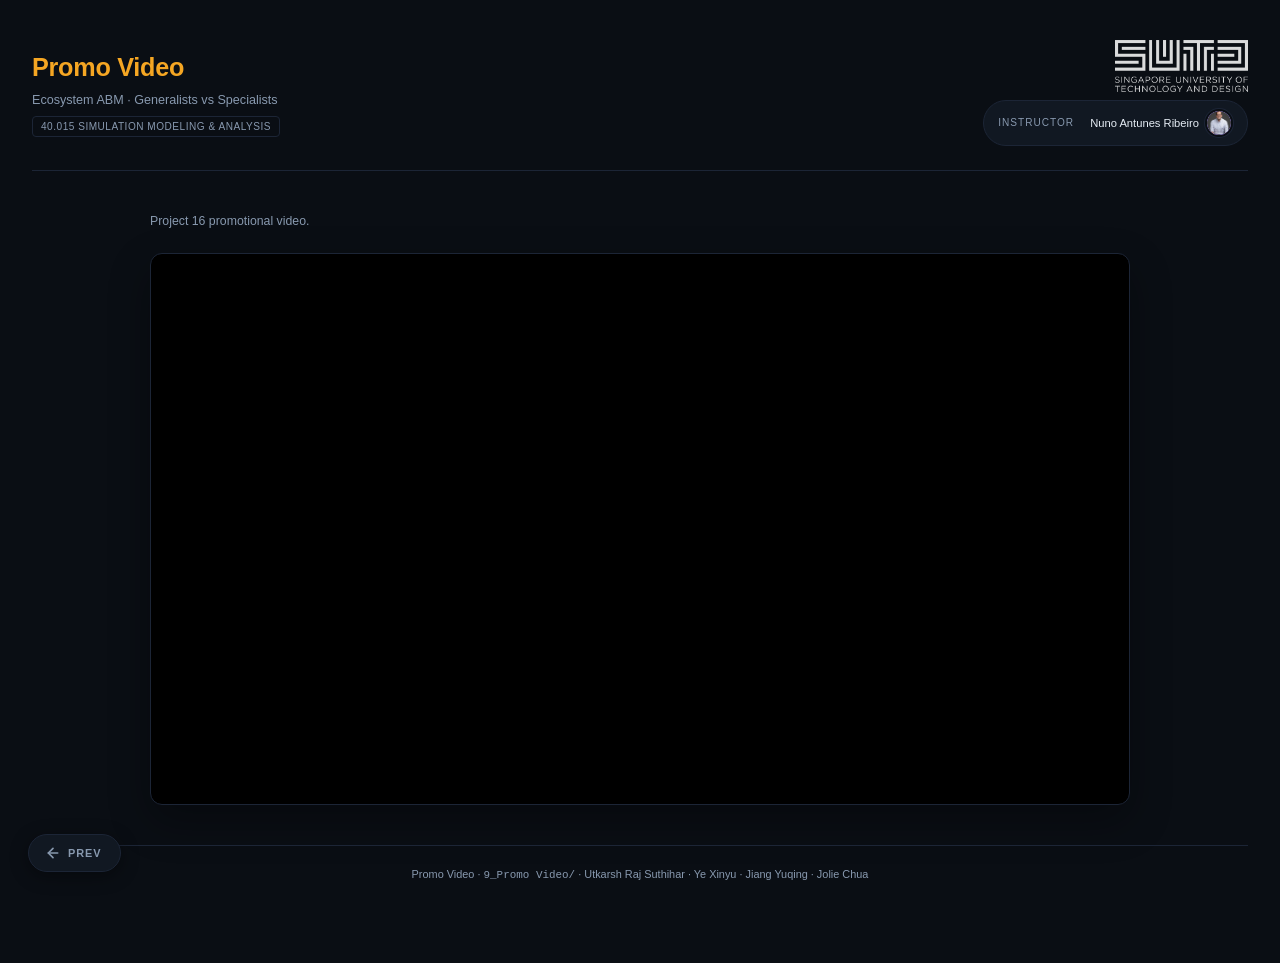
<file: 9_Promo Video/promo_video.html>
<!DOCTYPE html>
<html lang="en">
<head>
  <meta charset="UTF-8">
  <base href="/9_Promo%20Video/">
  <title>Promo Video — Ecosystem ABM (SMA 40.015)</title>
  <meta name="viewport" content="width=device-width, initial-scale=1">
  <link rel="stylesheet" href="../3_Project Management/styles/pm.css">
  <link rel="stylesheet" href="../assets/styles/mobile.css?v=mobile-header-7">
  <style>
    .video-page { max-width: 980px; margin: 0 auto; }
    .video-intro { color: var(--text-muted); font-size: 0.88rem; line-height: 1.65; margin: 0 0 22px; }
    .video-frame {
      width: 100%; aspect-ratio: 16 / 9; display: block; border: 1px solid var(--border);
      border-radius: 12px; background: #000; box-shadow: 0 16px 42px rgba(0, 0, 0, 0.32);
    }
    .nav-prev-btn {
      position: fixed; bottom: 28px; left: 28px; display: flex; align-items: center; gap: 7px;
      font-size: 0.78rem; font-weight: 700; letter-spacing: 0.09em; text-transform: uppercase;
      text-decoration: none; background: var(--bg-card, #1e2432); color: var(--text-muted, #8899af);
      border: 1px solid var(--border, #2a3244); padding: 10px 18px 10px 16px; border-radius: 999px;
      box-shadow: 0 4px 18px rgba(0,0,0,0.38); transition: transform 0.15s ease, box-shadow 0.15s ease; z-index: 9999;
    }
    .nav-prev-btn:hover { transform: translateY(-2px); box-shadow: 0 7px 24px rgba(0,0,0,0.38); text-decoration: none; color: var(--text, #e2e8f0); }
    @media (max-width: 700px) { .nav-prev-btn { bottom: 16px; left: 16px; } }
  </style>
</head>
<body>
<div class="wrap">
  <header class="pm-header">
    <div class="pm-title">
      <h1>Promo Video</h1>
      <p class="subtitle">Ecosystem ABM · Generalists vs Specialists</p>
      <span class="course">40.015 Simulation Modeling &amp; Analysis</span>
    </div>
    <div style="display:flex;flex-direction:column;align-items:flex-end;gap:0;margin-left:auto;">
      <img class="pm-sutd-logo" src="../3_Project Management/images/SUTD.webp" alt="SUTD">
      <div class="pm-instructor pm-team" id="instructor-strip"></div>
    </div>
  </header>

  <main class="video-page">
    <p class="video-intro">Project 16 promotional video.</p>
    <iframe
      class="video-frame"
      src="https://www.youtube.com/embed/8UI1SmC0qhY?rel=0"
      title="Ecosystem ABM promotional video"
      allow="accelerometer; autoplay; clipboard-write; encrypted-media; gyroscope; picture-in-picture; web-share"
      referrerpolicy="strict-origin-when-cross-origin"
      allowfullscreen></iframe>
  </main>

  <div class="pm-footer">
    Promo Video · <code>9_Promo Video/</code> ·
    Utkarsh Raj Suthihar · Ye Xinyu · Jiang Yuqing · Jolie Chua
  </div>
</div>

<div id="avatar-popover" class="avatar-popover"></div>
<script src="../3_Project Management/lib/pm_data.js"></script>
<script>TEAM_IMG_PATH = '../3_Project Management/images/team/';</script>
<script src="../3_Project Management/lib/pm_render.js"></script>

<a href="/output-analysis" class="nav-prev-btn" title="Output Analysis">
  <svg width="16" height="16" viewBox="0 0 24 24" fill="none" stroke="currentColor" stroke-width="2.5" stroke-linecap="round" stroke-linejoin="round"><line x1="19" y1="12" x2="5" y2="12"/><polyline points="12 19 5 12 12 5"/></svg>
  Prev
</a>
</body>
</html>
</file>
<file: 3_Project Management/styles/pm.css>
/* ═══════════════════════════════════════════════════════════════
   PROJECT MANAGEMENT — TIMELINE + GANTT
   Dark theme matching the simulation deliverable (7_UI).
   ═══════════════════════════════════════════════════════════════ */

:root {
  --bg:          #0a0e14;
  --bg-card:    #111822;
  --bg-card-2:  #161f2c;
  --border:     #1c2536;
  --text:       #e6edf5;
  --text-muted: #8899af;
  --accent:     #f5a623;
  --accent-2:   #60a5fa;
  --ok:         #2dd4a0;
  --danger:     #ef4455;
}

* { box-sizing: border-box; }

html, body {
  margin: 0; padding: 0;
  background: var(--bg);
  color: var(--text);
  font-family: -apple-system, BlinkMacSystemFont, "Segoe UI", Roboto, "Helvetica Neue", Arial, sans-serif;
  font-size: 14px;
  line-height: 1.5;
}

.wrap {
  max-width: 1280px;
  margin: 0 auto;
  padding: 40px 32px 80px;
}

/* ── Header ─────────────────────────────────────────────── */
header.pm-header {
  display: flex;
  flex-wrap: wrap;
  align-items: center;
  gap: 24px;
  padding-bottom: 24px;
  border-bottom: 1px solid var(--border);
  margin-bottom: 40px;
}
.pm-title h1 {
  margin: 0 0 4px;
  font-size: 1.8rem;
  color: var(--accent);
  letter-spacing: -0.01em;
}
.pm-title .subtitle {
  color: var(--text-muted);
  font-size: 0.9rem;
  margin: 0;
}
.pm-title .course {
  display: inline-block;
  margin-top: 6px;
  padding: 2px 8px;
  border: 1px solid var(--border);
  border-radius: 4px;
  font-size: 0.72rem;
  color: var(--text-muted);
  letter-spacing: 0.05em;
  text-transform: uppercase;
}
.pm-sutd-logo {
  margin-left: auto;
  height: 52px;
  opacity: 0.85;
}
.pm-team {
  display: flex;
  gap: 10px;
  align-items: center;
  flex-wrap: wrap;
  padding: 10px 16px;
  background: var(--bg-card);
  border: 1px solid var(--border);
  border-radius: 999px;
}
.pm-team-label {
  font-size: 0.72rem;
  color: var(--text-muted);
  text-transform: uppercase;
  letter-spacing: 0.1em;
  margin-right: 6px;
}
.pm-team-item {
  display: flex;
  align-items: center;
  gap: 6px;
  font-size: 0.8rem;
}
.pm-team-item-text {
  display: flex;
  flex-direction: column;
  align-items: flex-start;
  gap: 1px;
  line-height: 1.25;
  min-width: 0;
}
.pm-team-student-id {
  font-size: 0.68rem;
  font-weight: 500;
  color: var(--text-muted);
  letter-spacing: 0.04em;
}

/* ── Avatar circle ──────────────────────────────────────── */
.avatar {
  display: inline-flex;
  align-items: center;
  justify-content: center;
  position: relative;
  overflow: hidden;
  width: 28px;
  height: 28px;
  border-radius: 50%;
  color: #0a0e14;
  font-weight: 700;
  font-size: 0.68rem;
  letter-spacing: 0.02em;
  flex-shrink: 0;
  border: 2px solid var(--bg);
  box-shadow: 0 0 0 1px var(--border);
  cursor: pointer;
  transition: transform 0.15s ease, box-shadow 0.15s ease;
}
.avatar:hover {
  transform: scale(1.15);
  box-shadow: 0 0 0 2px var(--avatar-color, var(--accent));
  z-index: 2;
  position: relative;
}
.av-initials {
  position: relative;
  z-index: 1;
  pointer-events: none;
  user-select: none;
}
.av-photo {
  position: absolute;
  inset: 0;
  width: 100%;
  height: 100%;
  object-fit: cover;
  border-radius: inherit;
  z-index: 2;
  pointer-events: none;
}
.avatar.lg { width: 36px; height: 36px; font-size: 0.78rem; }
.avatar-row {
  display: inline-flex;
  align-items: center;
}
.avatar-row .avatar + .avatar { margin-left: -8px; }
.avatar-row .avatar:hover {
  transform: translateY(-2px);
  transition: transform 0.15s ease;
  z-index: 2;
  position: relative;
}

/* ── Legend ─────────────────────────────────────────────── */
.pm-legend {
  display: flex;
  flex-wrap: wrap;
  gap: 18px;
  align-items: center;
  margin-bottom: 32px;
  color: var(--text-muted);
  font-size: 0.78rem;
}
.legend-dot {
  display: inline-block;
  width: 12px; height: 12px;
  border-radius: 50%;
  margin-right: 6px;
  vertical-align: middle;
}

/* ── Timeline ───────────────────────────────────────────── */
.timeline {
  position: relative;
  padding: 20px 0;
}
.timeline::before {
  content: '';
  position: absolute;
  left: 50%;
  top: 0; bottom: 0;
  width: 2px;
  background: linear-gradient(
    180deg,
    rgba(245,166,35,0) 0%,
    rgba(245,166,35,0.6) 8%,
    rgba(245,166,35,0.6) 92%,
    rgba(245,166,35,0) 100%
  );
  transform: translateX(-50%);
}
.stage {
  position: relative;
  width: 50%;
  padding: 12px 40px 12px 0;
  margin-bottom: 20px;
}
.stage.right {
  margin-left: 50%;
  padding: 12px 0 12px 40px;
}
.stage-node {
  position: absolute;
  top: 22px;
  width: 18px;
  height: 18px;
  border-radius: 50%;
  background: var(--bg);
  border: 3px solid var(--accent);
  z-index: 2;
  transition: transform 0.2s ease;
}
.stage.left  .stage-node { right: -9px; }
.stage.right .stage-node { left: -9px; }
.stage:hover .stage-node { transform: scale(1.2); }
.stage-week {
  position: absolute;
  top: 0;
  font-size: 0.68rem;
  color: var(--text-muted);
  font-weight: 600;
  letter-spacing: 0.08em;
  text-transform: uppercase;
}
.stage.left  .stage-week { right: 30px; }
.stage.right .stage-week { left: 30px; }

/* ── Stage card ─────────────────────────────────────────── */
.card {
  background: var(--bg-card);
  border: 1px solid var(--border);
  border-radius: 10px;
  padding: 16px 18px;
  cursor: pointer;
  transition: border-color 0.2s ease, transform 0.2s ease;
  position: relative;
}
.card:hover {
  transform: translateY(-1px);
}
.card.expanded {
  background: var(--bg-card-2);
  cursor: default;
}
.card.expanded:hover { transform: none; }

.card-head {
  display: flex;
  align-items: flex-start;
  gap: 12px;
}
.card-head-main { flex: 1; min-width: 0; }
.card-title {
  margin: 0 0 4px;
  font-size: 1.02rem;
  color: var(--text);
  font-weight: 600;
}
.card-type {
  display: inline-block;
  font-size: 0.64rem;
  padding: 2px 7px;
  border-radius: 4px;
  margin-right: 6px;
  text-transform: uppercase;
  letter-spacing: 0.05em;
  font-weight: 600;
}
.card-summary {
  color: var(--text-muted);
  font-size: 0.85rem;
  margin: 4px 0 10px;
}
.card-meta {
  display: flex;
  align-items: center;
  justify-content: space-between;
  gap: 10px;
}
.card-chevron {
  color: var(--text-muted);
  flex-shrink: 0;
  transition: transform 0.2s ease;
}
.card.expanded .card-chevron { transform: rotate(180deg); }

/* ── Expanded content ───────────────────────────────────── */
.card-body {
  max-height: 0;
  overflow: hidden;
  transition: max-height 0.3s ease;
}
.card.expanded .card-body {
  max-height: 9999px;
}
.card-body-inner {
  padding: 14px 0 4px;
  border-top: 1px solid var(--border);
  margin-top: 12px;
}
.card-details {
  color: var(--text);
  font-size: 0.88rem;
  margin-bottom: 14px;
}
.card-section-label {
  font-size: 0.7rem;
  color: var(--accent);
  text-transform: uppercase;
  letter-spacing: 0.1em;
  margin: 14px 0 6px;
  font-weight: 600;
}
.card-ideas {
  margin: 0;
  padding: 0 0 0 18px;
}
.card-ideas li {
  margin-bottom: 4px;
  color: var(--text);
  font-size: 0.85rem;
}
.card-artefacts {
  margin-top: 14px;
}
.artefact {
  margin-bottom: 12px;
}
.artefact img {
  width: 100%;
  max-width: 520px;
  border-radius: 6px;
  border: 1px solid var(--border);
  display: block;
  cursor: default;
  pointer-events: none;
  user-select: none;
  -webkit-user-drag: none;
}
.artefact-caption {
  font-size: 0.76rem;
  color: var(--text-muted);
  margin-top: 4px;
  font-style: italic;
}

.card-contribs {
  display: flex;
  align-items: center;
  gap: 10px;
  flex-wrap: wrap;
  margin-top: 14px;
}
.card-contribs-label {
  font-size: 0.7rem;
  color: var(--text-muted);
  text-transform: uppercase;
  letter-spacing: 0.08em;
  margin-right: 4px;
}


/* ── Gantt section ──────────────────────────────────────── */
.gantt-section {
  margin-top: 80px;
  padding: 32px;
  background: var(--bg-card);
  border: 1px solid var(--border);
  border-radius: 12px;
}
.gantt-section h2 {
  margin: 0 0 6px;
  font-size: 1.2rem;
  color: var(--accent);
}
.gantt-section .gantt-desc {
  color: var(--text-muted);
  font-size: 0.84rem;
  margin: 0 0 20px;
}
#gantt-chart {
  width: 100%;
  height: 520px;
}
.gantt-mobile { display: none; }

/* ── Footer ─────────────────────────────────────────────── */
.pm-footer {
  margin-top: 40px;
  padding-top: 20px;
  border-top: 1px solid var(--border);
  color: var(--text-muted);
  font-size: 0.78rem;
  text-align: center;
}

/* ── Instructor strip ───────────────────────────────────── */
.pm-instructor {
  display: flex;
  gap: 10px;
  align-items: center;
  padding: 8px 14px;
  background: var(--bg-card);
  border: 1px solid var(--border);
  border-radius: 999px;
  margin-top: 8px;
}

/* ── Avatar popover ─────────────────────────────────────── */
.avatar-popover {
  position: fixed;
  z-index: 1000;
  display: none;
  width: 248px;
  background: var(--bg-card-2);
  border: 1px solid var(--border);
  border-radius: 12px;
  padding: 14px 16px 12px;
  box-shadow: 0 12px 40px rgba(0,0,0,0.55);
  animation: pop-in 0.15s ease;
}
@keyframes pop-in {
  from { opacity: 0; transform: translateY(-6px) scale(0.97); }
  to   { opacity: 1; transform: translateY(0)   scale(1); }
}
.av-pop-close {
  position: absolute;
  top: 8px; right: 10px;
  font-size: 0.7rem;
  color: var(--text-muted);
  cursor: pointer;
  line-height: 1;
  padding: 2px 4px;
  border-radius: 4px;
}
.av-pop-close:hover { color: var(--text); background: var(--border); }
.av-pop-top {
  display: flex;
  gap: 12px;
  align-items: center;
  margin-bottom: 10px;
}
.av-pop-img {
  width: 56px;
  height: 56px;
  border-radius: 50%;
  flex-shrink: 0;
  position: relative;
  overflow: hidden;
  display: flex;
  align-items: center;
  justify-content: center;
  color: #0a0e14;
  font-weight: 700;
  font-size: 1.1rem;
  border: 3px solid var(--bg);
  box-shadow: 0 0 0 1px var(--border);
}
.av-pop-name {
  font-size: 0.92rem;
  font-weight: 600;
  color: var(--text);
  margin-bottom: 3px;
  line-height: 1.3;
}
.av-pop-meta {
  font-size: 0.74rem;
  color: var(--text-muted);
  line-height: 1.4;
}
.av-pop-course {
  color: var(--accent);
  font-size: 0.7rem;
  white-space: pre-line;
}
.av-pop-links {
  display: flex;
  gap: 8px;
  margin-top: 8px;
  border-top: 1px solid var(--border);
  padding-top: 8px;
}
.av-pop-link {
  display: inline-flex;
  align-items: center;
  justify-content: center;
  width: 32px;
  height: 32px;
  border-radius: 7px;
  border: 1px solid var(--border);
  color: var(--text-muted);
  text-decoration: none;
  transition: color 0.15s, border-color 0.15s, background 0.15s;
}
.av-pop-link svg { display: block; }
.av-pop-linkedin { border-color: rgba(10,102,194,0.4); color: #0a66c2; }
.av-pop-linkedin:hover { background: rgba(10,102,194,0.12); border-color: #0a66c2; color: #0a66c2; }
.av-pop-website  { border-color: rgba(245,166,35,0.3); color: var(--accent); }
.av-pop-website:hover  { background: rgba(245,166,35,0.1); border-color: var(--accent); }

/* ── Responsive (≤860px: stack to single column) ───────── */
@media (max-width: 860px) {
  .wrap { padding: 24px 16px 60px; }
  .timeline::before { left: 16px; }
  .stage, .stage.right {
    width: 100%;
    margin-left: 0;
    padding: 12px 0 12px 40px;
  }
  .stage.left  .stage-node,
  .stage.right .stage-node { left: 7px; right: auto; }
  .stage.left  .stage-week,
  .stage.right .stage-week { left: 30px; right: auto; }
  .pm-sutd-logo { margin-left: 0; }
}

@media (max-width: 700px) {
  .gantt-section { margin-top: 48px; padding: 20px 16px; }
  .gantt-section h2 { font-size: 1.05rem; }
  #gantt-chart { height: auto; min-height: 0; }
  .gantt-mobile { display: grid; gap: 16px; }
  .gantt-mobile-legend { display: flex; gap: 14px; color: var(--text-muted); font-size: 0.7rem; }
  .gantt-mobile-key { display: inline-flex; align-items: center; gap: 5px; }
  .gantt-mobile-key i { width: 12px; height: 8px; border: 1px solid var(--text-muted); border-radius: 2px; }
  .gantt-mobile-key .actual { border: 0; background: var(--accent); }
  .gantt-mobile-row { display: grid; gap: 6px; }
  .gantt-mobile-title { color: var(--text); font-size: 0.76rem; line-height: 1.35; }
  .gantt-mobile-title span { color: var(--text-muted); font-size: 0.65rem; }
  .gantt-mobile-track { position: relative; height: 28px; border-radius: 4px; background: repeating-linear-gradient(90deg, var(--bg-card-2) 0, var(--bg-card-2) calc(7.142% - 1px), var(--border) calc(7.142% - 1px), var(--border) 7.142%); }
  .gantt-mobile-bar { position: absolute; border-radius: 2px; min-width: 5px; }
  .gantt-mobile-bar.planned { top: 5px; height: 7px; border: 1px solid var(--text-muted); background: rgba(136,153,175,0.15); }
  .gantt-mobile-bar.actual { top: 16px; height: 7px; background: var(--gantt-color, var(--accent)); }
}

/* ── Print (Cmd+P → Save PDF) ──────────────────────────── */
@media print {
  html, body { background: #fff !important; color: #000 !important; }
  .wrap { max-width: none; padding: 0; }
  .card {
    background: #fff !important;
    border: 1px solid #333 !important;
    page-break-inside: avoid;
    cursor: default;
  }
  .card.expanded { background: #fff !important; }
  .card-body { max-height: 9999px !important; }
  .card-body-inner { border-color: #999 !important; }
  .card-chevron { display: none !important; }
  .timeline::before { background: #aaa !important; }
  .stage-node { border-color: #333 !important; background: #fff !important; }
  .card-title, .card-details, .card-ideas li { color: #000 !important; }
  .card-summary, .stage-week, .card-contribs-label, .pm-footer, .artefact-caption { color: #555 !important; }
  .gantt-section { break-before: page; }
  .lightbox { display: none !important; }
  a { color: #000 !important; text-decoration: none; }
}
</file>
<file: assets/styles/mobile.css>
/* Shared mobile corrections for the project deliverables. */
@media (max-width: 700px) {
  /* Leave the browser's document scroll root untouched on iOS Chrome. */
  html, body { margin: 0; min-height: 100%; }
  .wrap, .main-layout { max-width: 100%; overflow-x: clip; }
  .title-bar { max-width: 100%; }

  header.pm-header {
    display: grid;
    grid-template-columns: minmax(0, 1fr) auto;
    flex-wrap: nowrap;
    align-items: start;
    gap: 12px;
    margin-bottom: 24px;
  }
  .pm-title h1 { font-size: 1.3rem; }
  .pm-title .subtitle { font-size: 0.76rem; }
  .pm-title .course { font-size: 0.58rem; margin-top: 4px; }
  header.pm-header > div[style] {
    width: auto;
    max-width: 132px;
    align-items: flex-end !important;
    margin-left: auto !important;
    flex-shrink: 0;
  }
  .pm-sutd-logo { height: 32px; max-width: 132px; margin-left: 0 !important; }
  #team-strip, .pm-instructor { display: none !important; }

  /* Headers stay in document flow: iPhone Chrome can otherwise cover content
     while a sticky bar changes between its normal and stuck positions. */
  header.pm-header { padding-top: 12px; padding-bottom: 12px; }

  .title-bar { padding: 8px 128px 8px 12px; flex-wrap: nowrap; align-items: flex-start; }
  .title-bar h1 { font-size: 0.78rem; line-height: 1.25; }
  .course-info { display: none; }
  .legend { display: none; }
  /* Only control stays pinned, so simulator settings remain reachable. */
  .config-toggle {
    position: fixed;
    top: max(8px, env(safe-area-inset-top));
    right: 12px;
    z-index: 9100;
    display: inline-flex;
    white-space: nowrap;
  }

  /* Keep navigation in reach without hiding final page content. */
  .nav-prev-btn, .nav-next-btn {
    position: fixed !important;
    bottom: max(16px, env(safe-area-inset-bottom)) !important;
    display: flex !important;
    margin: 0 !important;
    padding: 9px 14px !important;
  }
  .nav-prev-btn { left: 16px !important; right: auto !important; }
  .nav-next-btn { left: auto !important; right: 16px !important; }
  .wrap { padding-bottom: 112px; }

  .main-layout { min-height: 0; }
  .panel-center { order: 1; }
  .panel-left { display: none; order: 2; max-height: none; overflow: visible; }
  .main-layout.config-open .panel-left { display: block; }
  .panel-right { order: 3; max-height: none; overflow: visible; }
  .info-bar { width: 100%; justify-content: space-between; gap: 8px; }

  .oa-param-table { table-layout: fixed; font-size: 0.7rem; }
  .oa-param-table th, .oa-param-table td { padding: 7px 8px; overflow-wrap: anywhere; }
  .oa-stats[style] { grid-template-columns: repeat(2, minmax(0, 1fr)) !important; }
  .oa-paired-figure { flex-direction: column !important; gap: 12px !important; }
  .oa-paired-figure > div { width: 100% !important; flex: 1 1 auto !important; }
  .oa-figure img { max-width: 100% !important; }

  .param-table { width: 100%; table-layout: fixed; font-size: 0.7rem; }
  .param-table th, .param-table td { padding: 6px 5px; white-space: normal; overflow-wrap: anywhere; }
  .dc-code-wrap { max-width: 100%; }

  /* Simulation Design: keep comparison data readable instead of clipping columns. */
  #pred-diff { width: 100%; }
  .sd-table { width: 100%; table-layout: fixed; font-size: 0.68rem; }
  .sd-table th, .sd-table td { padding: 7px 5px; white-space: normal; overflow-wrap: anywhere; }
  .sd-table th:nth-child(1), .sd-table td:nth-child(1) { width: 26%; }
  .sd-table th:nth-child(2), .sd-table td:nth-child(2) { width: 22%; }
  .sd-table th:nth-child(3), .sd-table td:nth-child(3),
  .sd-table th:nth-child(4), .sd-table td:nth-child(4) { width: 26%; }
  .sd-table th:nth-child(5), .sd-table td:nth-child(5) { display: none; }
}

@media (max-width: 540px) {
  .idx-tree { font-size: 0.75rem; }
  .idx-gutter { padding: 10px 0 10px 12px; gap: 5px; }
  .idx-row-body {
    display: grid;
    grid-template-columns: minmax(0, 1fr) auto;
    gap: 2px 8px;
    padding: 10px 8px;
  }
  .idx-row-folder { grid-column: 1 / -1; font-size: 0.64rem; overflow: hidden; text-overflow: ellipsis; }
  .idx-row-name { font-size: 0.77rem; }
  .idx-row-file { margin-left: 0; font-size: 0.62rem; }
  .idx-row-arrow { margin-left: 6px; padding-right: 10px; }
}
</file>
